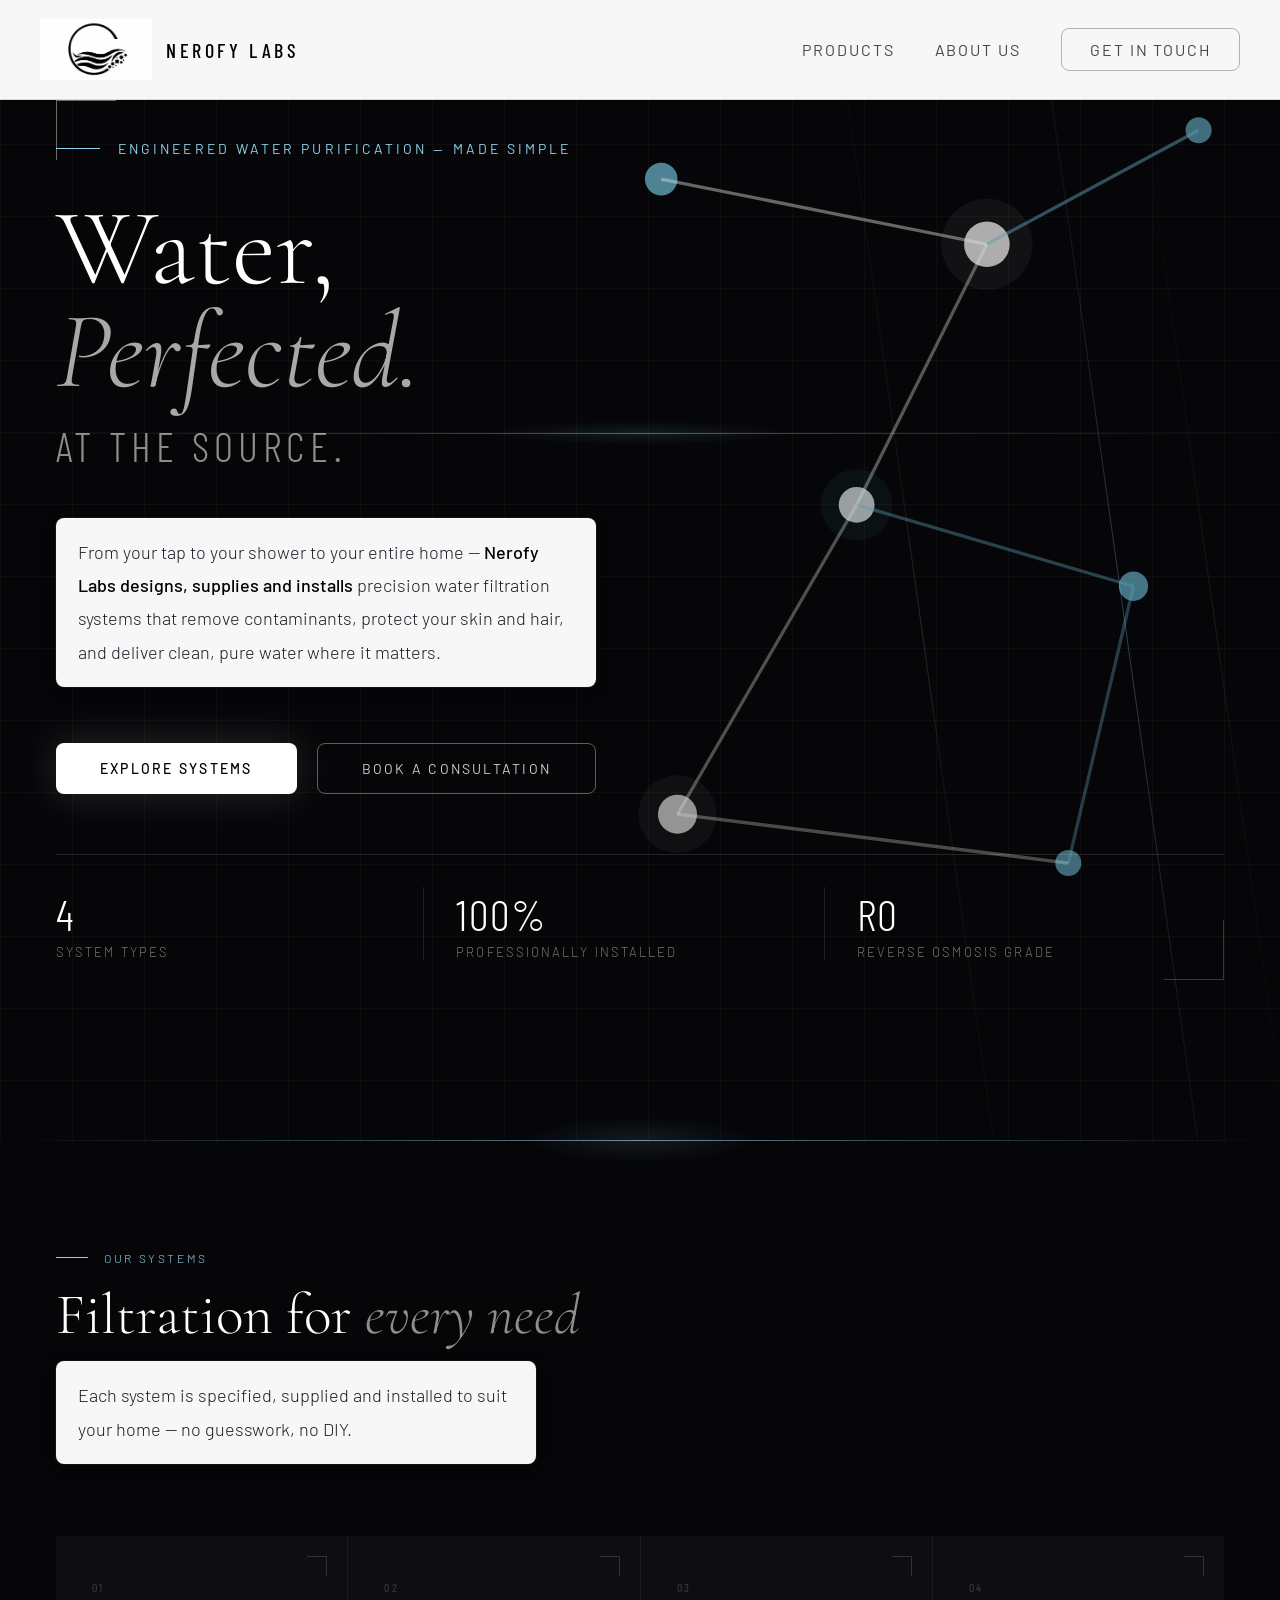
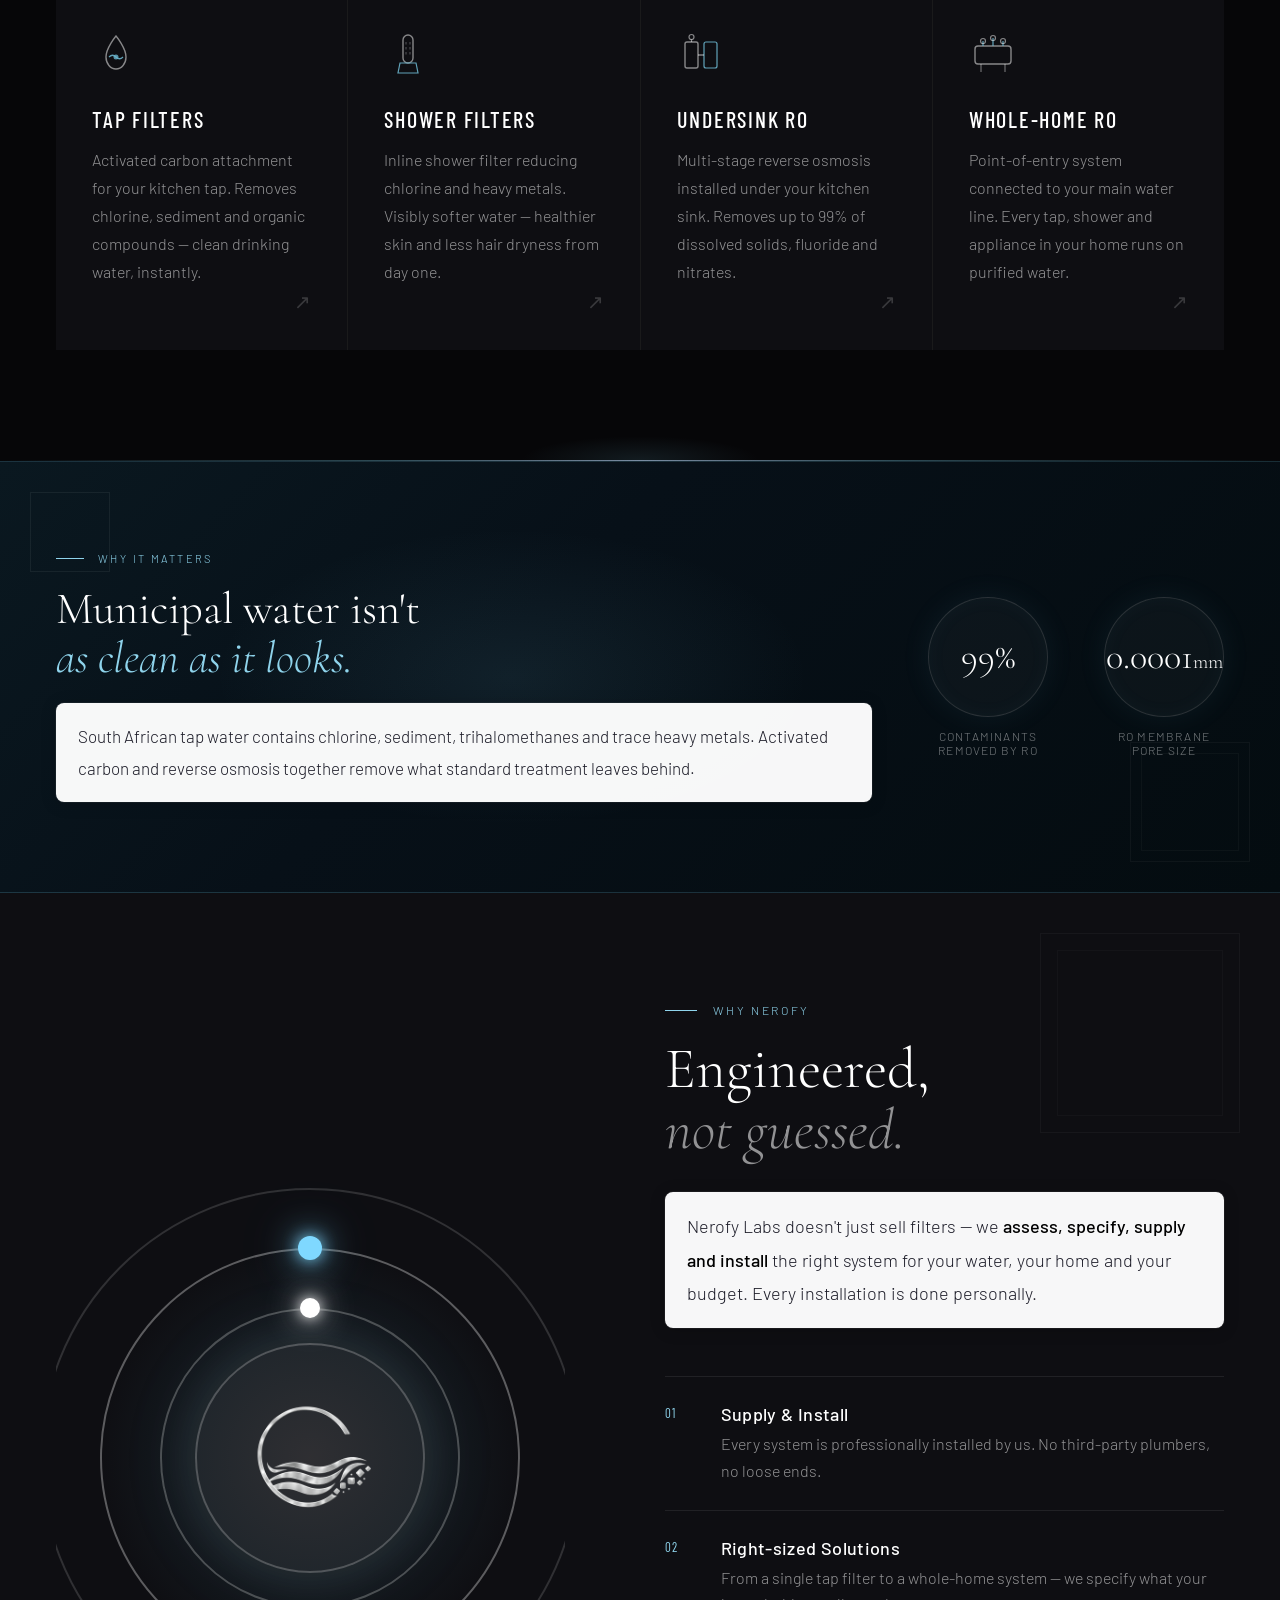
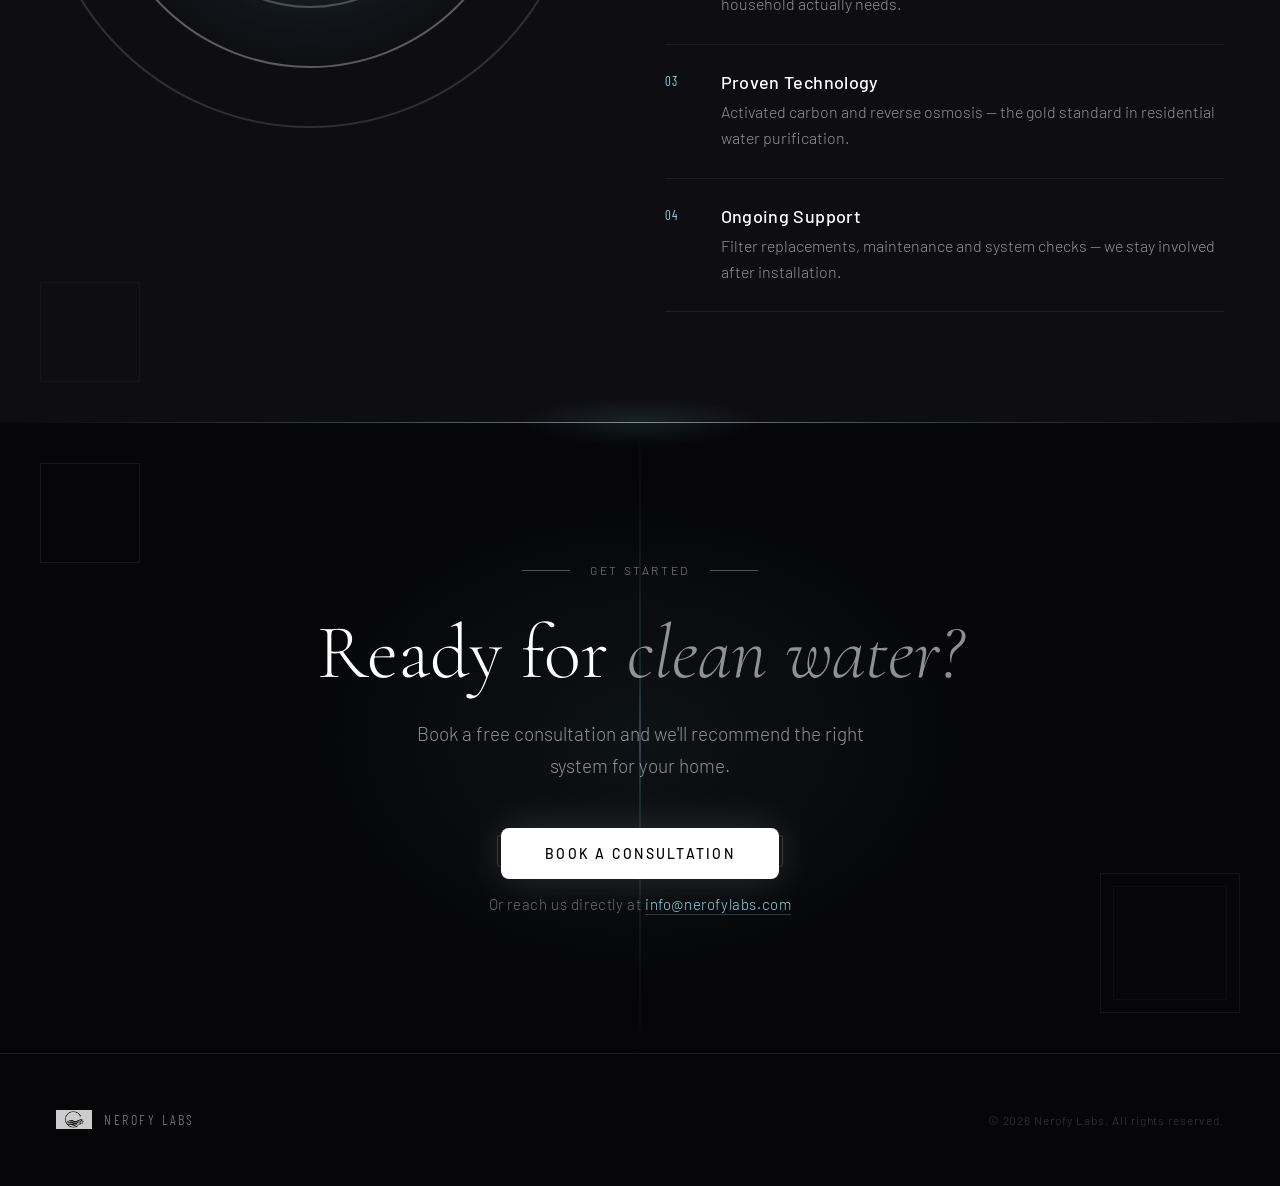
<file: index.html>
<!DOCTYPE html>
<html lang="en">
<head>
<meta charset="UTF-8"/>
<meta name="viewport" content="width=device-width, initial-scale=1.0"/>
<title>Nerofy Labs</title>
<link href="https://fonts.googleapis.com/css2?family=Cormorant+Garamond:wght@300;400;500&family=Barlow:wght@300;400;500;600&family=Barlow+Condensed:wght@300;400;500&display=swap" rel="stylesheet"/>
<style>
*{margin:0;padding:0;box-sizing:border-box;}
:root{
--black:#060608;
--surface:#0e0e12;
--surface2:#13131a;
--surface3:#1a1a24;
--border:#252530;
--border2:#30303e;
--silver:#f2f4f8;
--silver2:#ffffff;
--silver3:#e0e4ee;
--white:#eef0f6;
--accent:#6ab4cc;
--accent2:#3a8fa8;
--accent-bright:#8fd4ec;
--glow:rgba(106,180,204,0.18);
}
html{scroll-behavior:smooth;}
body{background:var(--black);color:var(--white);font-family:'Barlow',sans-serif;font-weight:300;overflow-x:hidden;font-size:20px;}

/* TEXT PANEL — white block for body copy */
.text-panel{
  display:block;
  background:rgba(255,255,255,0.97);
  color:#1c1c28;
  padding:18px 22px;
  border-radius:8px;
  line-height:1.85;
  font-weight:300;
  box-shadow:0 2px 16px rgba(0,0,0,0.18),0 0 0 1px rgba(255,255,255,0.06);
}
.text-panel strong{color:#000;font-weight:500;}
.text-panel a{color:var(--accent2);}

/* NAV */
nav{position:fixed;top:0;left:0;right:0;z-index:100;padding:0 40px;height:100px;display:flex;align-items:center;justify-content:space-between;border-bottom:1px solid rgba(0,0,0,0.12);background:rgba(255,255,255,0.97);backdrop-filter:blur(16px);}
.nav-logo{display:flex;align-items:center;gap:14px;text-decoration:none;cursor:pointer;}
.nav-logo img{width:112px;height:112px;object-fit:contain;}
.nav-logo-text{font-family:'Barlow Condensed',sans-serif;font-size:20px;font-weight:500;letter-spacing:0.18em;color:#000;text-transform:uppercase;}
.nav-links{display:flex;align-items:center;gap:40px;}
.nav-links a{font-size:16px;font-weight:400;letter-spacing:0.12em;text-transform:uppercase;color:rgba(0,0,0,0.72);text-decoration:none;transition:color 0.3s;}
.nav-links a:hover{color:#000;}
.nav-cta{font-size:15px;font-weight:500;letter-spacing:0.12em;text-transform:uppercase;padding:11px 28px;border:1px solid rgba(0,0,0,0.28);color:#000;text-decoration:none;transition:all 0.3s;border-radius:8px;}
.nav-cta:hover{background:rgba(0,0,0,0.05);border-color:rgba(0,0,0,0.55);}

/* HERO */
.hero{min-height:100vh;display:flex;flex-direction:column;justify-content:center;position:relative;overflow:hidden;padding:140px 56px 180px;}
.hero-grid{position:absolute;inset:0;background-image:linear-gradient(rgba(255,255,255,0.03) 1px,transparent 1px),linear-gradient(90deg,rgba(255,255,255,0.03) 1px,transparent 1px);background-size:72px 72px;}
.hero-corner{position:absolute;top:100px;left:56px;width:60px;height:60px;border-top:1px solid rgba(255,255,255,0.4);border-left:1px solid rgba(255,255,255,0.4);}
.hero-corner-br{position:absolute;bottom:160px;right:56px;width:60px;height:60px;border-bottom:1px solid rgba(255,255,255,0.2);border-right:1px solid rgba(255,255,255,0.2);}
.hero-beam{position:absolute;top:-10%;right:12%;width:1px;height:130%;background:linear-gradient(to bottom,transparent 0%,rgba(106,180,204,0.15) 30%,rgba(106,180,204,0.35) 50%,rgba(106,180,204,0.15) 70%,transparent 100%);transform:rotate(-8deg);}
.hero-beam-2{position:absolute;top:-10%;right:28%;width:1px;height:130%;background:linear-gradient(to bottom,transparent 0%,rgba(255,255,255,0.06) 40%,rgba(255,255,255,0.14) 50%,rgba(255,255,255,0.06) 60%,transparent 100%);transform:rotate(-8deg);}
.hero-beam-3{position:absolute;top:-10%;right:5%;width:1px;height:130%;background:linear-gradient(to bottom,transparent 10%,rgba(255,255,255,0.04) 40%,rgba(255,255,255,0.09) 50%,rgba(255,255,255,0.04) 60%,transparent 90%);transform:rotate(-8deg);}
.hero-hline{position:absolute;top:38%;left:0;right:0;height:1px;background:linear-gradient(90deg,transparent,rgba(106,180,204,0.15) 20%,rgba(106,180,204,0.5) 50%,rgba(106,180,204,0.15) 80%,transparent);}
.hero-hline::after{content:'';position:absolute;top:-12px;left:50%;transform:translateX(-50%);width:300px;height:24px;background:radial-gradient(ellipse,rgba(106,180,204,0.12) 0%,transparent 70%);}
.hero-molecules{position:absolute;top:0;right:0;width:55%;height:100%;opacity:0.85;pointer-events:none;}
.hero-content{position:relative;max-width:820px;}
.hero-eyebrow{display:flex;align-items:center;gap:18px;margin-bottom:40px;opacity:0;animation:fadeUp 0.8s 0.2s forwards;}
.hero-eyebrow-line{width:44px;height:1px;background:var(--accent-bright);}
.hero-eyebrow span{font-size:14px;letter-spacing:0.22em;text-transform:uppercase;color:var(--accent-bright);font-weight:400;}
.hero-title{font-family:'Cormorant Garamond',serif;font-size:clamp(64px,8.5vw,110px);font-weight:300;line-height:0.95;color:#fff;margin-bottom:16px;opacity:0;animation:fadeUp 0.9s 0.3s forwards;}
.hero-title em{font-style:italic;color:rgba(255,255,255,0.65);}
.hero-subtitle{font-family:'Barlow Condensed',sans-serif;font-size:clamp(26px,3.5vw,42px);font-weight:300;letter-spacing:0.12em;text-transform:uppercase;color:rgba(255,255,255,0.55);margin-bottom:48px;opacity:0;animation:fadeUp 0.9s 0.4s forwards;}
.hero-desc{font-size:18px;max-width:540px;margin-bottom:56px;opacity:0;animation:fadeUp 0.9s 0.5s forwards;}
.hero-actions{display:flex;align-items:center;gap:20px;flex-wrap:wrap;opacity:0;animation:fadeUp 0.9s 0.6s forwards;}
.btn-primary{font-size:14px;font-weight:500;letter-spacing:0.16em;text-transform:uppercase;padding:17px 44px;background:#fff;color:#000;text-decoration:none;transition:all 0.3s;border-radius:8px;box-shadow:0 0 40px rgba(255,255,255,0.15);}
.btn-primary:hover{background:rgba(255,255,255,0.9);box-shadow:0 0 60px rgba(255,255,255,0.25);}
.btn-secondary{font-size:14px;font-weight:400;letter-spacing:0.16em;text-transform:uppercase;padding:16px 44px;border:1px solid rgba(255,255,255,0.35);color:rgba(255,255,255,0.8);text-decoration:none;transition:all 0.3s;border-radius:8px;}
.btn-secondary:hover{border-color:rgba(255,255,255,0.7);color:#fff;background:rgba(255,255,255,0.05);}
.hero-stats{display:flex;flex-wrap:wrap;gap:0;border-top:1px solid rgba(255,255,255,0.12);padding-top:32px;margin-top:60px;opacity:0;animation:fadeUp 0.9s 0.75s forwards;}
.hero-stat{flex:1;min-width:140px;}
.hero-stat+.hero-stat{padding-left:32px;border-left:1px solid rgba(255,255,255,0.1);}
.hero-stat-num{font-family:'Barlow Condensed',sans-serif;font-size:44px;font-weight:300;color:#fff;letter-spacing:0.04em;display:block;}
.hero-stat-label{font-size:13px;letter-spacing:0.16em;text-transform:uppercase;color:rgba(255,255,255,0.45);display:block;margin-top:4px;}

/* LIGHT DIVIDER */
.light-divider{height:1px;background:linear-gradient(90deg,transparent,rgba(106,180,204,0.4) 30%,rgba(200,220,255,0.6) 50%,rgba(106,180,204,0.4) 70%,transparent);position:relative;}
.light-divider::after{content:'';position:absolute;top:-24px;left:50%;transform:translateX(-50%);width:240px;height:48px;background:radial-gradient(ellipse,rgba(106,180,204,0.12) 0%,transparent 70%);}

/* PRODUCTS SECTION */
.section{padding:110px 56px;}
.section-header{margin-bottom:72px;position:relative;}
.section-eyebrow{display:flex;align-items:center;gap:16px;margin-bottom:20px;}
.section-eyebrow-line{width:32px;height:1px;background:var(--accent-bright);}
.section-eyebrow span{font-size:12px;letter-spacing:0.22em;text-transform:uppercase;color:var(--accent-bright);}
.section-title{font-family:'Cormorant Garamond',serif;font-size:clamp(38px,4.5vw,60px);font-weight:300;color:#fff;line-height:1.05;}
.section-title em{font-style:italic;color:rgba(255,255,255,0.55);}
.section-sub{font-size:18px;margin-top:16px;max-width:480px;line-height:1.7;}

/* PRODUCTS GRID */
.products-grid{display:grid;grid-template-columns:repeat(4,1fr);gap:1px;background:rgba(255,255,255,0.08);}
.product-card{background:var(--surface);padding:44px 36px 64px;position:relative;overflow:hidden;transition:background 0.4s;display:block;text-decoration:none;cursor:pointer;}
.product-card::before{content:'';position:absolute;top:0;left:0;right:0;height:1px;background:linear-gradient(90deg,transparent,rgba(255,255,255,0.12),transparent);opacity:0;transition:opacity 0.4s;}
.product-card::after{content:'';position:absolute;bottom:0;left:0;right:0;height:2px;background:linear-gradient(90deg,transparent,rgba(106,180,204,0.8),transparent);opacity:0;transition:opacity 0.4s;}
.product-card:hover{background:rgba(20,22,32,0.98);}
.product-card:hover::before,.product-card:hover::after{opacity:1;}
.product-card-corner{position:absolute;top:20px;right:20px;width:20px;height:20px;border-top:1px solid rgba(255,255,255,0.15);border-right:1px solid rgba(255,255,255,0.15);}
.product-num{font-family:'Barlow Condensed',sans-serif;font-size:12px;letter-spacing:0.2em;color:rgba(255,255,255,0.2);margin-bottom:36px;font-weight:400;}
.product-icon{width:48px;height:48px;margin-bottom:28px;}
.product-icon svg{width:100%;height:100%;}
.product-name{font-family:'Barlow Condensed',sans-serif;font-size:22px;font-weight:500;letter-spacing:0.08em;text-transform:uppercase;color:#fff;margin-bottom:14px;}
.product-desc{font-size:16px;line-height:1.75;color:rgba(255,255,255,0.55);font-weight:300;}
.product-arrow{position:absolute;bottom:36px;right:36px;font-size:20px;color:rgba(255,255,255,0.18);transition:all 0.3s;}
.product-card:hover .product-arrow{color:var(--accent-bright);transform:translate(3px,-3px);}

/* WATER CHEMISTRY STRIP */
.water-strip{background:linear-gradient(135deg,#0a1820 0%,#071018 40%,#040c10 100%);padding:90px 56px;position:relative;overflow:hidden;border-top:1px solid rgba(106,180,204,0.2);border-bottom:1px solid rgba(106,180,204,0.2);}
.water-strip-box1{position:absolute;top:30px;left:30px;width:80px;height:80px;border:1px solid rgba(255,255,255,0.06);pointer-events:none;}
.water-strip-box2{position:absolute;bottom:30px;right:30px;width:120px;height:120px;border:1px solid rgba(255,255,255,0.04);pointer-events:none;}
.water-strip-box2::after{content:'';position:absolute;inset:10px;border:1px solid rgba(255,255,255,0.03);}
.water-glow{position:absolute;top:50%;left:40%;transform:translate(-50%,-50%);width:600px;height:300px;background:radial-gradient(ellipse,rgba(106,180,204,0.1) 0%,transparent 70%);}
.water-content{position:relative;display:flex;align-items:center;justify-content:space-between;gap:56px;flex-wrap:wrap;}
.water-text{flex:1;min-width:280px;}
.water-label{display:flex;align-items:center;gap:14px;margin-bottom:20px;}
.water-label-line{width:28px;height:1px;background:var(--accent-bright);}
.water-label span{font-size:11px;letter-spacing:0.22em;text-transform:uppercase;color:var(--accent-bright);}
.water-headline{font-family:'Cormorant Garamond',serif;font-size:clamp(30px,3.5vw,50px);font-weight:300;color:#fff;line-height:1.1;margin-bottom:20px;}
.water-headline em{font-style:italic;color:var(--accent-bright);}
.water-body{font-size:17px;}
.water-stats{display:flex;gap:56px;flex-wrap:wrap;}
.water-stat{text-align:center;position:relative;}
.water-stat-ring{width:120px;height:120px;border-radius:50%;border:1px solid rgba(255,255,255,0.12);display:flex;flex-direction:column;align-items:center;justify-content:center;margin:0 auto 12px;background:rgba(255,255,255,0.03);box-shadow:0 0 30px rgba(106,180,204,0.08),inset 0 0 20px rgba(106,180,204,0.04);}
.water-stat-num{font-family:'Cormorant Garamond',serif;font-size:36px;font-weight:300;color:#fff;line-height:1;}
.water-stat-num-small{font-size:20px;}
.water-stat-unit{font-size:12px;letter-spacing:0.1em;text-transform:uppercase;color:rgba(255,255,255,0.45);display:block;margin-top:4px;text-align:center;}

/* WHY SECTION */
.why-section{padding:110px 56px;background:var(--surface);position:relative;overflow:hidden;}
.why-bg-box{position:absolute;top:40px;right:40px;width:200px;height:200px;border:1px solid rgba(255,255,255,0.04);}
.why-bg-box::after{content:'';position:absolute;inset:16px;border:1px solid rgba(255,255,255,0.025);}
.why-bg-box2{position:absolute;bottom:40px;left:40px;width:100px;height:100px;border:1px solid rgba(255,255,255,0.03);}
.why-grid{display:grid;grid-template-columns:1fr 1.1fr;gap:100px;align-items:center;}

/* ── ORBIT / SPHERE ── */
.orbit-wrap{position:relative;height:680px;display:flex;align-items:center;justify-content:center;overflow:hidden;}
.orbit-ring{position:absolute;border-radius:50%;border:2px solid rgba(255,255,255,0.22);}
.orbit-ring-1{width:540px;height:540px;border-color:rgba(255,255,255,0.14);}
.orbit-ring-2{width:420px;height:420px;border-color:rgba(255,255,255,0.32);animation:spin 18s linear infinite;}
.orbit-ring-3{width:300px;height:300px;border-color:rgba(255,255,255,0.24);animation:spin 11s linear infinite reverse;}
.orbit-dot-wrap{position:absolute;width:420px;height:420px;animation:spin 18s linear infinite;z-index:5;}
.orbit-dot{position:absolute;top:-12px;left:50%;transform:translateX(-50%);width:24px;height:24px;border-radius:50%;background:#7fd8ff;box-shadow:0 0 16px rgba(127,216,255,0.95),0 0 34px rgba(127,216,255,0.75),0 0 60px rgba(127,216,255,0.45);}
.orbit-dot-wrap-2{position:absolute;width:300px;height:300px;animation:spin 11s linear infinite reverse;z-index:5;}
.orbit-dot-2{position:absolute;top:-10px;left:50%;transform:translateX(-50%);width:20px;height:20px;border-radius:50%;background:#fff;box-shadow:0 0 14px rgba(255,255,255,0.95),0 0 30px rgba(255,255,255,0.75),0 0 52px rgba(255,255,255,0.4);}
.orbit-center{width:230px;height:230px;border-radius:50%;background:rgba(255,255,255,0.05);border:2px solid rgba(255,255,255,0.22);display:flex;align-items:center;justify-content:center;position:relative;z-index:2;box-shadow:0 0 55px rgba(255,255,255,0.08),0 0 90px rgba(106,180,204,0.08);}
.orbit-center img{width:180px;height:180px;object-fit:contain;}
.orbit-glow{position:absolute;width:420px;height:420px;border-radius:50%;background:radial-gradient(circle,rgba(255,255,255,0.09) 0%,rgba(106,180,204,0.08) 40%,transparent 72%);}

/* WHY CONTENT */
.why-intro{font-size:18px;margin-bottom:48px;}
.why-points{display:flex;flex-direction:column;}
.why-point{padding:26px 0;border-bottom:1px solid rgba(255,255,255,0.08);display:flex;gap:28px;align-items:flex-start;}
.why-point:first-child{border-top:1px solid rgba(255,255,255,0.08);}
.why-point-num{font-family:'Barlow Condensed',sans-serif;font-size:13px;color:var(--accent-bright);letter-spacing:0.1em;padding-top:2px;min-width:28px;font-weight:400;}
.why-point-title{font-size:18px;font-weight:500;color:#fff;margin-bottom:6px;letter-spacing:0.02em;}
.why-point-desc{font-size:16px;color:rgba(255,255,255,0.55);line-height:1.65;font-weight:300;}
.why-point:hover{background:rgba(255,255,255,0.02);margin:0 -16px;padding-left:16px;padding-right:16px;}

/* CTA */
.cta-section{padding:140px 56px;text-align:center;position:relative;overflow:hidden;}
.cta-box-tl{position:absolute;top:40px;left:40px;width:100px;height:100px;border:1px solid rgba(255,255,255,0.07);}
.cta-box-br{position:absolute;bottom:40px;right:40px;width:140px;height:140px;border:1px solid rgba(255,255,255,0.05);}
.cta-box-br::after{content:'';position:absolute;inset:12px;border:1px solid rgba(255,255,255,0.03);}
.cta-beam{position:absolute;top:0;left:50%;transform:translateX(-50%);width:1px;height:100%;background:linear-gradient(to bottom,transparent,rgba(106,180,204,0.3) 40%,rgba(200,220,255,0.5) 50%,rgba(106,180,204,0.3) 60%,transparent);}
.cta-glow{position:absolute;top:50%;left:50%;transform:translate(-50%,-50%);width:700px;height:500px;background:radial-gradient(ellipse,rgba(106,180,204,0.07) 0%,transparent 70%);}
.cta-inner{position:relative;}
.cta-eyebrow{display:flex;align-items:center;justify-content:center;gap:20px;margin-bottom:36px;}
.cta-eyebrow-line{width:48px;height:1px;background:rgba(255,255,255,0.3);}
.cta-eyebrow span{font-size:12px;letter-spacing:0.22em;text-transform:uppercase;color:rgba(255,255,255,0.5);}
.cta-title{font-family:'Cormorant Garamond',serif;font-size:clamp(44px,6vw,80px);font-weight:300;color:#fff;margin-bottom:24px;line-height:1.05;}
.cta-title em{font-style:italic;color:rgba(255,255,255,0.55);}
.cta-sub{font-size:19px;color:rgba(255,255,255,0.55);margin-bottom:56px;font-weight:300;max-width:480px;margin-left:auto;margin-right:auto;line-height:1.7;}
.cta-btn-wrap{display:inline-block;position:relative;}
.cta-btn-wrap::after{content:'';position:absolute;inset:-4px;background:transparent;border:1px solid rgba(255,255,255,0.15);border-radius:3px;pointer-events:none;}
.cta-email{font-size:15px;color:rgba(255,255,255,0.4);margin-top:32px;letter-spacing:0.04em;}
.cta-email a{color:var(--accent-bright);text-decoration:none;border-bottom:1px solid rgba(106,180,204,0.3);padding-bottom:1px;transition:border-color 0.3s;}
.cta-email a:hover{border-color:var(--accent-bright);}

/* FOOTER */
footer{padding:48px 56px;border-top:1px solid rgba(255,255,255,0.08);display:flex;align-items:center;justify-content:space-between;flex-wrap:wrap;gap:20px;}
.footer-logo{display:flex;align-items:center;gap:12px;}
.footer-logo img{width:36px;height:36px;object-fit:contain;opacity:0.8;}
.footer-logo span{font-family:'Barlow Condensed',sans-serif;font-size:14px;letter-spacing:0.18em;text-transform:uppercase;color:rgba(255,255,255,0.5);}
.footer-copy{font-size:12px;color:rgba(255,255,255,0.2);letter-spacing:0.08em;}

@keyframes fadeUp{from{opacity:0;transform:translateY(22px);}to{opacity:1;transform:translateY(0);}}
@keyframes spin{from{transform:rotate(0deg);}to{transform:rotate(360deg);}}

@media(max-width:960px){
  nav{padding:0 24px;}
  .nav-links{display:none;}
  .hero{padding:100px 28px 140px;}
  .hero-corner{left:28px;}
  .hero-box-accent{display:none;}
  .section{padding:80px 28px;}
  .water-strip{padding:64px 28px;}
  .why-section{padding:80px 28px;}
  .why-grid{grid-template-columns:1fr;gap:56px;}
  .orbit-wrap{height:470px;}
  .orbit-ring-1{width:380px;height:380px;}
  .orbit-ring-2{width:300px;height:300px;}
  .orbit-dot-wrap{width:300px;height:300px;}
  .orbit-ring-3{width:220px;height:220px;}
  .orbit-dot-wrap-2{width:220px;height:220px;}
  .orbit-center{width:170px;height:170px;}
  .orbit-center img{width:130px;height:130px;}
  .cta-section{padding:90px 28px;}
  .cta-box-tl,.cta-box-br{display:none;}
  footer{padding:40px 28px;}
  .products-grid{grid-template-columns:1fr 1fr;}
  .wfall{height:230px;}
}
@media(max-width:580px){
  .hero-title{font-size:clamp(52px,14vw,80px);}
  .hero-actions{flex-direction:column;align-items:flex-start;gap:14px;}
  .hero-stats{flex-direction:column;gap:20px;}
  .hero-stat+.hero-stat{border-left:none;border-top:1px solid rgba(255,255,255,0.1);padding-left:0;padding-top:20px;}
  .products-grid{grid-template-columns:1fr;}
  .water-stats{gap:32px;justify-content:center;}
}
</style>
</head>
<body>

<nav>
  <a class="nav-logo" href="index.html">
    <img src="logo.png" alt="Nerofy Labs"/>
    <span class="nav-logo-text">Nerofy Labs</span>
  </a>
  <div class="nav-links">
    <a href="products.html">Products</a>
    <a href="#why">About Us</a>
    <a href="contact.html" class="nav-cta">Get in Touch</a>
  </div>
</nav>

<section class="hero">
  <div class="hero-grid"></div>
  <div class="hero-beam"></div>
  <div class="hero-beam-2"></div>
  <div class="hero-beam-3"></div>
  <div class="hero-hline"></div>
  <div class="hero-corner"></div>
  <div class="hero-corner-br"></div>

  <svg class="hero-molecules" viewBox="0 0 500 700" xmlns="http://www.w3.org/2000/svg" preserveAspectRatio="xMaxYMid slice">
    <!-- Bright large nodes -->
    <circle cx="120" cy="110" r="10" fill="rgba(106,180,204,0.85)"/>
    <circle cx="320" cy="150" r="14" fill="rgba(255,255,255,0.78)"/>
    <circle cx="450" cy="80" r="8" fill="rgba(106,180,204,0.7)"/>
    <circle cx="240" cy="310" r="11" fill="rgba(255,255,255,0.72)"/>
    <circle cx="410" cy="360" r="9" fill="rgba(106,180,204,0.75)"/>
    <circle cx="130" cy="500" r="12" fill="rgba(255,255,255,0.65)"/>
    <circle cx="370" cy="530" r="8" fill="rgba(106,180,204,0.68)"/>
    <!-- Bold connecting lines -->
    <line x1="120" y1="110" x2="320" y2="150" stroke="rgba(255,255,255,0.45)" stroke-width="2"/>
    <line x1="320" y1="150" x2="450" y2="80" stroke="rgba(106,180,204,0.5)" stroke-width="2"/>
    <line x1="320" y1="150" x2="240" y2="310" stroke="rgba(255,255,255,0.38)" stroke-width="2"/>
    <line x1="240" y1="310" x2="410" y2="360" stroke="rgba(106,180,204,0.42)" stroke-width="2"/>
    <line x1="240" y1="310" x2="130" y2="500" stroke="rgba(255,255,255,0.35)" stroke-width="2"/>
    <line x1="410" y1="360" x2="370" y2="530" stroke="rgba(106,180,204,0.38)" stroke-width="2"/>
    <line x1="130" y1="500" x2="370" y2="530" stroke="rgba(255,255,255,0.32)" stroke-width="2"/>
    <!-- Glow halos on nodes -->
    <circle cx="320" cy="150" r="28" fill="rgba(255,255,255,0.06)"/>
    <circle cx="240" cy="310" r="22" fill="rgba(106,180,204,0.07)"/>
    <circle cx="130" cy="500" r="24" fill="rgba(255,255,255,0.05)"/>
  </svg>

  <div class="hero-content">
    <div class="hero-eyebrow">
      <div class="hero-eyebrow-line"></div>
      <span>Engineered Water Purification — Made Simple</span>
    </div>
    <h1 class="hero-title">Water,<br><em>Perfected.</em></h1>
    <p class="hero-subtitle">At the Source.</p>
    <p class="hero-desc">
      <span class="text-panel">From your tap to your shower to your entire home — <strong>Nerofy Labs designs, supplies and installs</strong> precision water filtration systems that remove contaminants, protect your skin and hair, and deliver clean, pure water where it matters.</span>
    </p>
    <div class="hero-actions">
      <a href="products.html" class="btn-primary">Explore Systems</a>
      <a href="contact.html" class="btn-secondary">Book a Consultation</a>
    </div>
  </div>

  <div class="hero-stats">
    <div class="hero-stat">
      <span class="hero-stat-num">4</span>
      <span class="hero-stat-label">System Types</span>
    </div>
    <div class="hero-stat">
      <span class="hero-stat-num">100%</span>
      <span class="hero-stat-label">Professionally Installed</span>
    </div>
    <div class="hero-stat">
      <span class="hero-stat-num">RO</span>
      <span class="hero-stat-label">Reverse Osmosis Grade</span>
    </div>
  </div>
</section>

<div class="light-divider"></div>

<section class="section" id="products">
  <div class="section-header">
    <div class="section-eyebrow">
      <div class="section-eyebrow-line"></div>
      <span>Our Systems</span>
    </div>
    <h2 class="section-title">Filtration for <em>every need</em></h2>
    <p class="section-sub"><span class="text-panel">Each system is specified, supplied and installed to suit your home — no guesswork, no DIY.</span></p>
  </div>
  <div class="products-grid">
    <a href="products.html" class="product-card">
      <div class="product-card-corner"></div>
      <p class="product-num">01</p>
      <div class="product-icon">
        <svg viewBox="0 0 48 48" fill="none"><path d="M24 6C24 6 14 18 14 27C14 33.6 18.5 39 24 39C29.5 39 34 33.6 34 27C34 18 24 6 24 6Z" stroke="rgba(255,255,255,0.5)" stroke-width="1.4" fill="none"/><path d="M17 27 Q20.5 23.5 24 27 Q27.5 30.5 31 27" stroke="rgba(106,180,204,0.9)" stroke-width="1.2" fill="none"/><circle cx="24" cy="27" r="2.5" fill="rgba(106,180,204,0.8)"/></svg>
      </div>
      <p class="product-name">Tap Filters</p>
      <p class="product-desc">Activated carbon attachment for your kitchen tap. Removes chlorine, sediment and organic compounds — clean drinking water, instantly.</p>
      <span class="product-arrow">↗</span>
    </a>
    <a href="products.html" class="product-card">
      <div class="product-card-corner"></div>
      <p class="product-num">02</p>
      <div class="product-icon">
        <svg viewBox="0 0 48 48" fill="none"><rect x="19" y="5" width="10" height="28" rx="5" stroke="rgba(255,255,255,0.5)" stroke-width="1.4" fill="none"/><path d="M16 33L32 33L34 43L14 43Z" stroke="rgba(106,180,204,0.9)" stroke-width="1.2" fill="none"/><path d="M22 12L22 26 M26 12L26 26" stroke="rgba(255,255,255,0.3)" stroke-width="1" stroke-dasharray="2.5 2.5"/></svg>
      </div>
      <p class="product-name">Shower Filters</p>
      <p class="product-desc">Inline shower filter reducing chlorine and heavy metals. Visibly softer water — healthier skin and less hair dryness from day one.</p>
      <span class="product-arrow">↗</span>
    </a>
    <a href="products.html" class="product-card">
      <div class="product-card-corner"></div>
      <p class="product-num">03</p>
      <div class="product-icon">
        <svg viewBox="0 0 48 48" fill="none"><rect x="8" y="12" width="13" height="26" rx="2" stroke="rgba(255,255,255,0.5)" stroke-width="1.4" fill="none"/><rect x="27" y="12" width="13" height="26" rx="2" stroke="rgba(106,180,204,0.9)" stroke-width="1.2" fill="none"/><path d="M21 25L27 25" stroke="rgba(255,255,255,0.6)" stroke-width="1.2"/><circle cx="14.5" cy="7" r="2.5" stroke="rgba(255,255,255,0.5)" stroke-width="1.2" fill="none"/><path d="M14.5 9.5L14.5 12" stroke="rgba(255,255,255,0.5)" stroke-width="1.2"/></svg>
      </div>
      <p class="product-name">Undersink RO</p>
      <p class="product-desc">Multi-stage reverse osmosis installed under your kitchen sink. Removes up to 99% of dissolved solids, fluoride and nitrates.</p>
      <span class="product-arrow">↗</span>
    </a>
    <a href="products.html" class="product-card">
      <div class="product-card-corner"></div>
      <p class="product-num">04</p>
      <div class="product-icon">
        <svg viewBox="0 0 48 48" fill="none"><rect x="6" y="16" width="36" height="18" rx="3" stroke="rgba(255,255,255,0.5)" stroke-width="1.4" fill="none"/><path d="M14 16L14 11 M24 16L24 8 M34 16L34 11" stroke="rgba(106,180,204,0.9)" stroke-width="1.2"/><circle cx="14" cy="11" r="2.5" stroke="rgba(255,255,255,0.5)" stroke-width="1.2" fill="none"/><circle cx="24" cy="8" r="2.5" stroke="rgba(255,255,255,0.5)" stroke-width="1.2" fill="none"/><circle cx="34" cy="11" r="2.5" stroke="rgba(255,255,255,0.5)" stroke-width="1.2" fill="none"/><path d="M12 34L12 42 M36 34L36 42" stroke="rgba(255,255,255,0.4)" stroke-width="1.2"/></svg>
      </div>
      <p class="product-name">Whole-Home RO</p>
      <p class="product-desc">Point-of-entry system connected to your main water line. Every tap, shower and appliance in your home runs on purified water.</p>
      <span class="product-arrow">↗</span>
    </a>
  </div>
</section>

<div class="light-divider"></div>

<div class="water-strip">
  <div class="water-strip-box1"></div>
  <div class="water-strip-box2"></div>
  <div class="water-glow"></div>
  <div class="water-content">
    <div class="water-text">
      <div class="water-label">
        <div class="water-label-line"></div>
        <span>Why It Matters</span>
      </div>
      <h3 class="water-headline">Municipal water isn't<br><em>as clean as it looks.</em></h3>
      <p class="water-body"><span class="text-panel">South African tap water contains chlorine, sediment, trihalomethanes and trace heavy metals. Activated carbon and reverse osmosis together remove what standard treatment leaves behind.</span></p>
    </div>
    <div class="water-stats">
      <div class="water-stat">
        <div class="water-stat-ring">
          <span class="water-stat-num">99%</span>
        </div>
        <span class="water-stat-unit">Contaminants<br>Removed by RO</span>
      </div>
      <div class="water-stat">
        <div class="water-stat-ring">
          <span class="water-stat-num">0.0001<span class="water-stat-num-small">mm</span></span>
        </div>
        <span class="water-stat-unit">RO Membrane<br>Pore Size</span>
      </div>
    </div>
  </div>
</div>

<section class="why-section" id="why">
  <div class="why-bg-box"></div>
  <div class="why-bg-box2"></div>
  <div class="why-grid">
    <div class="orbit-wrap">
      <!-- Waterfall -->
      <div class="wfall">
        <div class="wfall-glow"></div>
        <div class="wfall-top"></div>
        <div class="wfall-tube"><div class="wfall-flow"></div></div>
        <div class="wfall-core"></div>
        <div class="wfall-impact"></div>
        <div class="wfall-spl wfall-spl-l"></div>
        <div class="wfall-spl wfall-spl-r"></div>
        <div class="wfall-drop wfall-drop-1"></div>
        <div class="wfall-drop wfall-drop-2"></div>
        <div class="wfall-drop wfall-drop-3"></div>
      </div>
      <div class="orbit-glow"></div>
      <div class="orbit-ring orbit-ring-1"></div>
      <div class="orbit-ring orbit-ring-2"></div>
      <div class="orbit-dot-wrap"><div class="orbit-dot"></div></div>
      <div class="orbit-ring orbit-ring-3"></div>
      <div class="orbit-dot-wrap-2"><div class="orbit-dot-2"></div></div>
      <div class="orbit-center">
        <img src="silver.png" alt="Nerofy Labs"/>
      </div>
    </div>
    <div class="why-content">
      <div class="section-eyebrow" style="margin-bottom:22px;">
        <div class="section-eyebrow-line"></div>
        <span>Why Nerofy</span>
      </div>
      <h2 class="section-title" style="margin-bottom:32px;">Engineered,<br><em>not guessed.</em></h2>
      <p class="why-intro"><span class="text-panel">Nerofy Labs doesn't just sell filters — we <strong>assess, specify, supply and install</strong> the right system for your water, your home and your budget. Every installation is done personally.</span></p>
      <div class="why-points">
        <div class="why-point">
          <span class="why-point-num">01</span>
          <div>
            <p class="why-point-title">Supply &amp; Install</p>
            <p class="why-point-desc">Every system is professionally installed by us. No third-party plumbers, no loose ends.</p>
          </div>
        </div>
        <div class="why-point">
          <span class="why-point-num">02</span>
          <div>
            <p class="why-point-title">Right-sized Solutions</p>
            <p class="why-point-desc">From a single tap filter to a whole-home system — we specify what your household actually needs.</p>
          </div>
        </div>
        <div class="why-point">
          <span class="why-point-num">03</span>
          <div>
            <p class="why-point-title">Proven Technology</p>
            <p class="why-point-desc">Activated carbon and reverse osmosis — the gold standard in residential water purification.</p>
          </div>
        </div>
        <div class="why-point">
          <span class="why-point-num">04</span>
          <div>
            <p class="why-point-title">Ongoing Support</p>
            <p class="why-point-desc">Filter replacements, maintenance and system checks — we stay involved after installation.</p>
          </div>
        </div>
      </div>
    </div>
  </div>
</section>

<div class="light-divider"></div>

<section class="cta-section">
  <div class="cta-box-tl"></div>
  <div class="cta-box-br"></div>
  <div class="cta-beam"></div>
  <div class="cta-glow"></div>
  <div class="cta-inner">
    <div class="cta-eyebrow">
      <div class="cta-eyebrow-line"></div>
      <span>Get Started</span>
      <div class="cta-eyebrow-line"></div>
    </div>
    <h2 class="cta-title">Ready for <em>clean water?</em></h2>
    <p class="cta-sub">Book a free consultation and we'll recommend the right system for your home.</p>
    <div class="cta-btn-wrap">
      <a href="contact.html" class="btn-primary">Book a Consultation</a>
    </div>
    <p class="cta-email">Or reach us directly at <a href="mailto:info@nerofylabs.com">info@nerofylabs.com</a></p>
  </div>
</section>

<footer>
  <div class="footer-logo">
    <img src="logo.png" alt="Nerofy Labs"/>
    <span>Nerofy Labs</span>
  </div>
  <span class="footer-copy">© 2026 Nerofy Labs. All rights reserved.</span>
</footer>

</body>
</html>
</file>
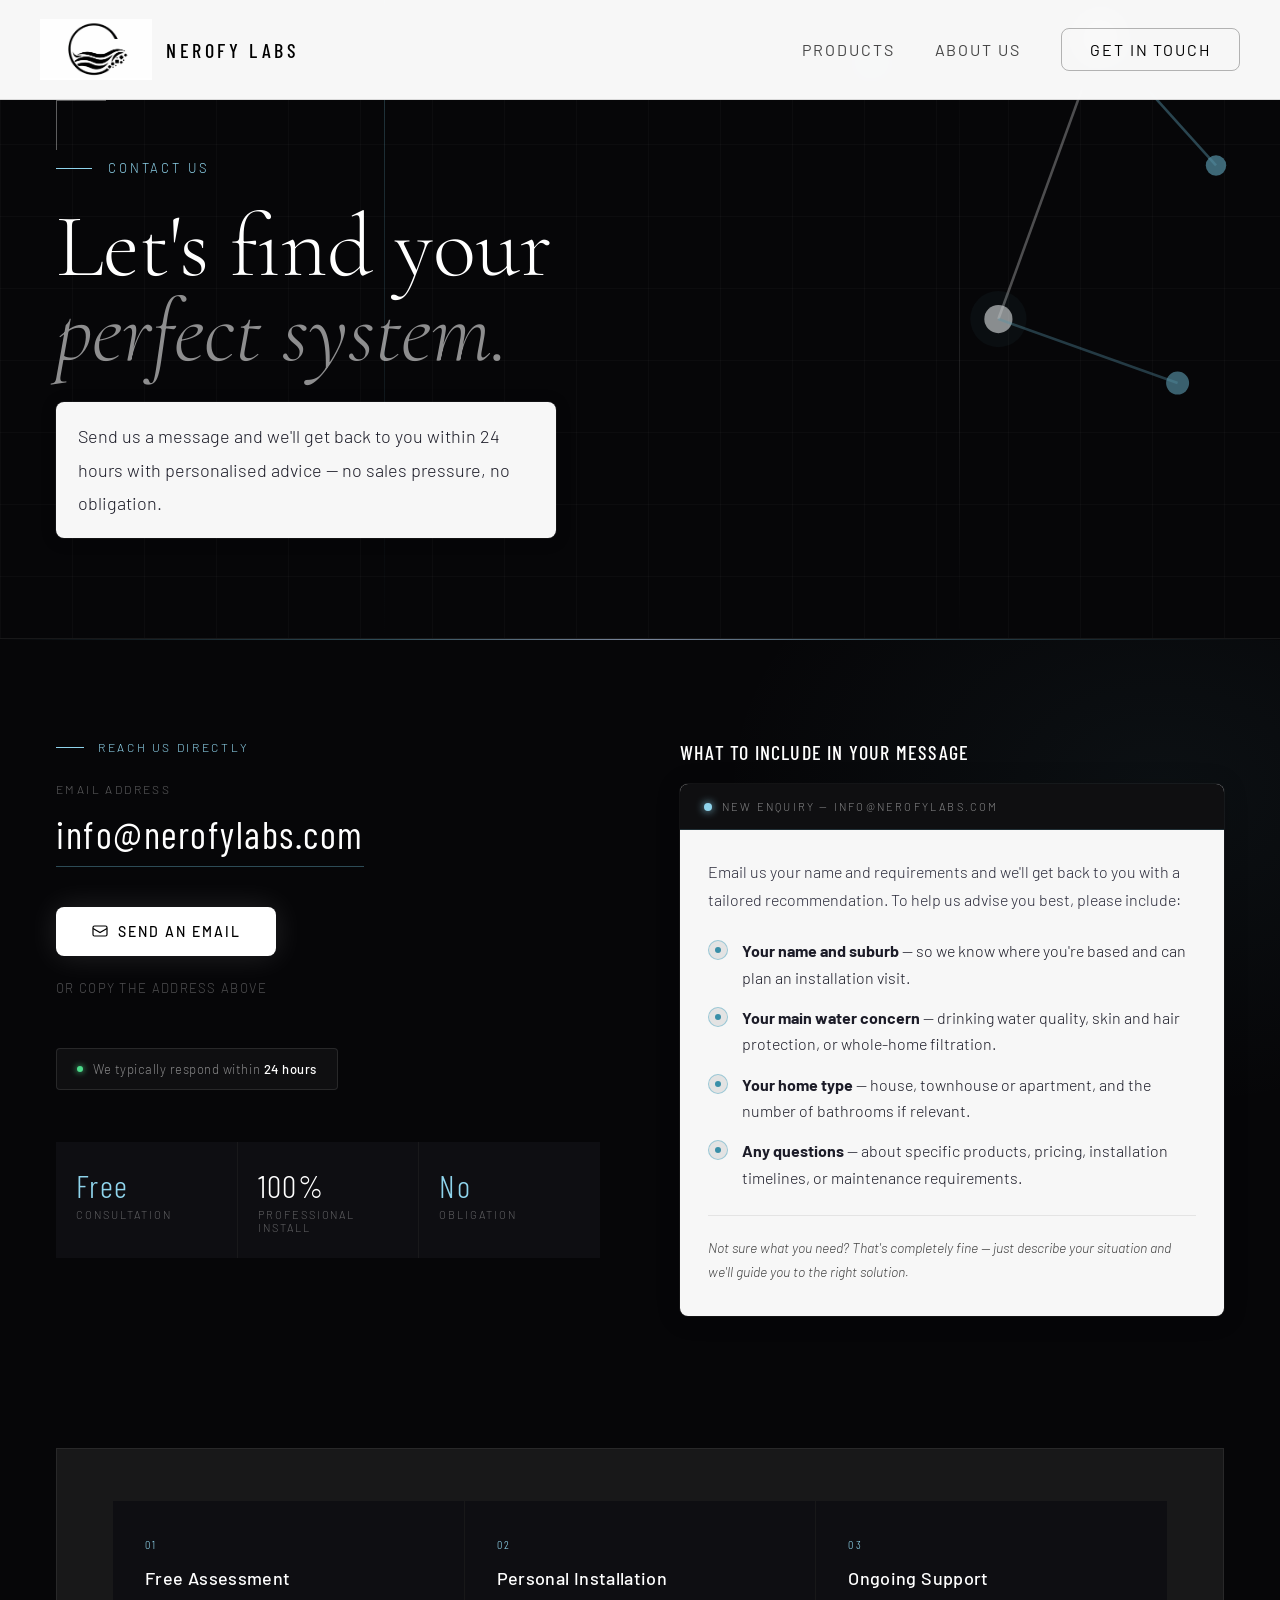
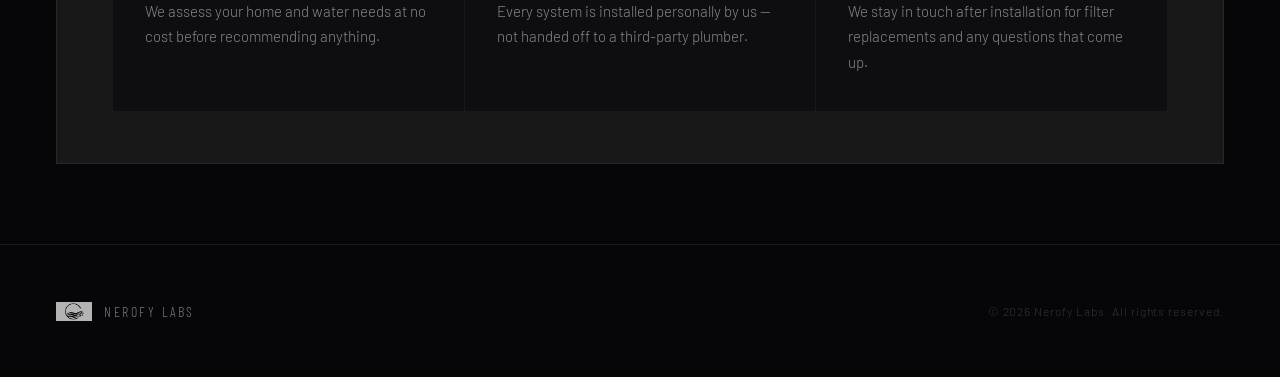
<file: contact.html>
<!DOCTYPE html>
<html lang="en">
<head>
<meta charset="UTF-8"/>
<meta name="viewport" content="width=device-width, initial-scale=1.0"/>
<title>Contact — Nerofy Labs</title>
<link href="https://fonts.googleapis.com/css2?family=Cormorant+Garamond:wght@300;400;500&family=Barlow:wght@300;400;500;600&family=Barlow+Condensed:wght@300;400;500&display=swap" rel="stylesheet"/>
<style>
*{margin:0;padding:0;box-sizing:border-box;}
:root{
--black:#060608;
--surface:#0e0e12;
--surface2:#13131a;
--border:#252530;
--accent:#6ab4cc;
--accent2:#3a8fa8;
--accent-bright:#8fd4ec;
}
html{scroll-behavior:smooth;}
body{background:var(--black);color:#fff;font-family:'Barlow',sans-serif;font-weight:300;overflow-x:hidden;font-size:18px;}

/* TEXT PANEL */
.text-panel{
  display:block;
  background:rgba(255,255,255,0.97);
  color:#1c1c28;
  padding:18px 22px;
  border-radius:8px;
  line-height:1.85;
  font-weight:300;
  box-shadow:0 2px 16px rgba(0,0,0,0.18),0 0 0 1px rgba(255,255,255,0.06);
}
.text-panel strong{color:#000;font-weight:500;}

/* NAV */
nav{position:fixed;top:0;left:0;right:0;z-index:100;padding:0 40px;height:100px;display:flex;align-items:center;justify-content:space-between;border-bottom:1px solid rgba(0,0,0,0.12);background:rgba(255,255,255,0.97);backdrop-filter:blur(16px);}
.nav-logo{display:flex;align-items:center;gap:14px;text-decoration:none;}
.nav-logo img{width:112px;height:112px;object-fit:contain;}
.nav-logo-text{font-family:'Barlow Condensed',sans-serif;font-size:20px;font-weight:500;letter-spacing:0.18em;color:#000;text-transform:uppercase;}
.nav-links{display:flex;align-items:center;gap:40px;}
.nav-links a{font-size:16px;font-weight:400;letter-spacing:0.12em;text-transform:uppercase;color:rgba(0,0,0,0.72);text-decoration:none;transition:color 0.3s;}
.nav-links a:hover,.nav-links a.active{color:#000;}
.nav-links a.active{color:#000;}
.nav-cta{font-size:15px;font-weight:500;letter-spacing:0.12em;text-transform:uppercase;padding:11px 28px;border:1px solid rgba(0,0,0,0.28);color:#000;text-decoration:none;transition:all 0.3s;border-radius:8px;}
.nav-cta:hover{background:rgba(0,0,0,0.05);border-color:rgba(0,0,0,0.55);}

/* PAGE HEADER */
.page-header{padding:160px 56px 100px;position:relative;overflow:hidden;border-bottom:1px solid rgba(255,255,255,0.07);}
.page-header-grid{position:absolute;inset:0;background-image:linear-gradient(rgba(255,255,255,0.025) 1px,transparent 1px),linear-gradient(90deg,rgba(255,255,255,0.025) 1px,transparent 1px);background-size:72px 72px;}
.page-header-beam{position:absolute;top:0;left:30%;width:1px;height:100%;background:linear-gradient(to bottom,rgba(106,180,204,0.3),rgba(106,180,204,0.08) 70%,transparent);}
.page-header-beam-2{position:absolute;top:0;right:25%;width:1px;height:100%;background:linear-gradient(to bottom,transparent 10%,rgba(255,255,255,0.06) 40%,rgba(255,255,255,0.1) 55%,rgba(255,255,255,0.06) 70%,transparent);}
.page-header-corner{position:absolute;top:100px;left:56px;width:50px;height:50px;border-top:1px solid rgba(255,255,255,0.35);border-left:1px solid rgba(255,255,255,0.35);}
.page-header-corner-br{position:absolute;bottom:40px;right:56px;width:50px;height:50px;border-bottom:1px solid rgba(255,255,255,0.15);border-right:1px solid rgba(255,255,255,0.15);}
.page-header-content{position:relative;max-width:680px;}
.page-header-eyebrow{display:flex;align-items:center;gap:16px;margin-bottom:28px;opacity:0;animation:fadeUp 0.8s 0.1s forwards;}
.page-header-eyebrow-line{width:36px;height:1px;background:var(--accent-bright);}
.page-header-eyebrow span{font-size:13px;letter-spacing:0.22em;text-transform:uppercase;color:var(--accent-bright);}
.page-header-title{font-family:'Cormorant Garamond',serif;font-size:clamp(52px,7vw,90px);font-weight:300;line-height:0.95;color:#fff;margin-bottom:28px;opacity:0;animation:fadeUp 0.8s 0.2s forwards;}
.page-header-title em{font-style:italic;color:rgba(255,255,255,0.55);}
.page-header-sub{font-size:18px;max-width:500px;opacity:0;animation:fadeUp 0.8s 0.3s forwards;}

/* LIGHT DIVIDER */
.light-divider{height:1px;background:linear-gradient(90deg,transparent,rgba(106,180,204,0.4) 30%,rgba(200,220,255,0.6) 50%,rgba(106,180,204,0.4) 70%,transparent);}

/* CONTACT SECTION */
.contact-section{padding:100px 56px;position:relative;}
.contact-glow{position:absolute;top:0;right:0;width:600px;height:500px;background:radial-gradient(ellipse at 80% 30%,rgba(106,180,204,0.06) 0%,transparent 65%);pointer-events:none;}

.contact-layout{display:grid;grid-template-columns:1fr 1fr;gap:80px;align-items:start;}

/* LEFT — email block */
.contact-left{opacity:0;animation:fadeUp 0.8s 0.15s forwards;}
.contact-section-eyebrow{display:flex;align-items:center;gap:14px;margin-bottom:28px;}
.contact-eyebrow-line{width:28px;height:1px;background:var(--accent-bright);}
.contact-eyebrow-line span,.contact-section-eyebrow span{font-size:12px;letter-spacing:0.22em;text-transform:uppercase;color:var(--accent-bright);}

.contact-email-wrap{margin-bottom:40px;}
.contact-email-label{font-size:12px;letter-spacing:0.2em;text-transform:uppercase;color:rgba(255,255,255,0.35);margin-bottom:16px;display:block;}
.contact-email-link{
  font-family:'Barlow Condensed',sans-serif;
  font-size:clamp(22px,3vw,38px);
  font-weight:400;
  letter-spacing:0.04em;
  color:#fff;
  text-decoration:none;
  border-bottom:1px solid rgba(106,180,204,0.4);
  padding-bottom:8px;
  display:inline-block;
  transition:all 0.3s;
  line-height:1.2;
}
.contact-email-link:hover{color:var(--accent-bright);border-color:var(--accent-bright);}

.contact-email-btn{
  display:inline-flex;
  align-items:center;
  gap:10px;
  font-size:14px;
  font-weight:500;
  letter-spacing:0.14em;
  text-transform:uppercase;
  color:#000;
  text-decoration:none;
  background:#fff;
  padding:16px 36px;
  border-radius:8px;
  transition:all 0.3s;
  box-shadow:0 0 30px rgba(255,255,255,0.12);
  margin-bottom:24px;
}
.contact-email-btn:hover{background:rgba(255,255,255,0.9);box-shadow:0 0 50px rgba(255,255,255,0.2);}
.contact-email-btn svg{width:16px;height:16px;}

.contact-or{font-size:13px;color:rgba(255,255,255,0.3);letter-spacing:0.1em;text-transform:uppercase;display:block;margin-bottom:24px;}

/* decorative stat boxes */
.contact-stats{display:flex;gap:1px;background:rgba(255,255,255,0.08);margin-top:52px;}
.contact-stat{flex:1;background:var(--surface);padding:24px 20px;}
.contact-stat-num{font-family:'Barlow Condensed',sans-serif;font-size:32px;font-weight:300;color:#fff;display:block;letter-spacing:0.04em;}
.contact-stat-label{font-size:11px;letter-spacing:0.18em;text-transform:uppercase;color:rgba(255,255,255,0.35);display:block;margin-top:4px;}
.contact-stat-accent{color:var(--accent-bright);}

/* RIGHT — instructions */
.contact-right{opacity:0;animation:fadeUp 0.8s 0.3s forwards;}
.contact-instructions{margin-bottom:32px;}
.contact-instructions-title{font-family:'Barlow Condensed',sans-serif;font-size:20px;font-weight:500;letter-spacing:0.06em;text-transform:uppercase;color:#fff;margin-bottom:20px;}

.contact-panel{
  background:rgba(255,255,255,0.97);
  color:#1c1c28;
  border-radius:8px;
  overflow:hidden;
  box-shadow:0 2px 24px rgba(0,0,0,0.2),0 0 0 1px rgba(255,255,255,0.06);
}
.contact-panel-header{
  background:rgba(6,6,8,0.96);
  border-bottom:1px solid rgba(106,180,204,0.2);
  padding:16px 24px;
  display:flex;
  align-items:center;
  gap:10px;
}
.contact-panel-dot{width:8px;height:8px;border-radius:50%;background:var(--accent-bright);box-shadow:0 0 8px var(--accent-bright);}
.contact-panel-label{font-size:11px;letter-spacing:0.2em;text-transform:uppercase;color:rgba(255,255,255,0.5);}
.contact-panel-body{padding:28px 28px 32px;}
.contact-panel-intro{font-size:16px;line-height:1.75;color:#2a2a3a;margin-bottom:24px;font-weight:300;}

.contact-checklist{list-style:none;display:flex;flex-direction:column;gap:14px;margin-bottom:24px;}
.contact-checklist li{display:flex;align-items:flex-start;gap:14px;font-size:16px;line-height:1.65;color:#1c1c28;font-weight:300;}
.contact-check{
  flex-shrink:0;
  width:20px;height:20px;
  border-radius:50%;
  background:rgba(6,6,8,0.08);
  border:1.5px solid rgba(106,180,204,0.6);
  display:flex;align-items:center;justify-content:center;
  margin-top:2px;
}
.contact-check::after{
  content:'';
  width:6px;height:6px;
  border-radius:50%;
  background:var(--accent2);
}

.contact-panel-note{
  font-size:14px;
  line-height:1.7;
  color:#444;
  font-style:italic;
  padding-top:20px;
  border-top:1px solid rgba(0,0,0,0.08);
}

/* response time badge */
.contact-response{
  display:inline-flex;
  align-items:center;
  gap:10px;
  background:rgba(255,255,255,0.04);
  border:1px solid rgba(255,255,255,0.1);
  padding:12px 20px;
  border-radius:4px;
  margin-top:28px;
}
.contact-response-dot{width:6px;height:6px;border-radius:50%;background:#4cdb8a;box-shadow:0 0 6px #4cdb8a;animation:pulse 2s ease-in-out infinite;}
.contact-response-text{font-size:13px;color:rgba(255,255,255,0.5);letter-spacing:0.04em;}
.contact-response-text strong{color:#fff;font-weight:500;}

@keyframes pulse{0%,100%{opacity:1;}50%{opacity:0.4;}}

/* DIVIDER SECTION */
.contact-divider-section{padding:0 56px 80px;}
.contact-divider-inner{border:1px solid rgba(255,255,255,0.07);padding:52px 56px;display:grid;grid-template-columns:repeat(3,1fr);gap:1px;background:rgba(255,255,255,0.07);}
.contact-reason{background:var(--surface);padding:36px 32px;}
.contact-reason-num{font-family:'Barlow Condensed',sans-serif;font-size:12px;letter-spacing:0.2em;color:var(--accent-bright);margin-bottom:16px;display:block;}
.contact-reason-title{font-size:18px;font-weight:500;color:#fff;margin-bottom:10px;letter-spacing:0.02em;}
.contact-reason-desc{font-size:15px;color:rgba(255,255,255,0.5);line-height:1.7;font-weight:300;}

footer{padding:48px 56px;border-top:1px solid rgba(255,255,255,0.07);display:flex;align-items:center;justify-content:space-between;flex-wrap:wrap;gap:20px;}
.footer-logo{display:flex;align-items:center;gap:12px;}
.footer-logo img{width:36px;height:36px;object-fit:contain;opacity:0.7;}
.footer-logo span{font-family:'Barlow Condensed',sans-serif;font-size:14px;letter-spacing:0.18em;text-transform:uppercase;color:rgba(255,255,255,0.45);}
.footer-copy{font-size:12px;color:rgba(255,255,255,0.18);letter-spacing:0.08em;}

@keyframes fadeUp{from{opacity:0;transform:translateY(24px);}to{opacity:1;transform:translateY(0);}}

@media(max-width:960px){
  nav{padding:0 24px;}
  .nav-links{display:none;}
  .page-header{padding:120px 28px 72px;}
  .page-header-corner{left:28px;}
  .contact-section{padding:64px 28px;}
  .contact-layout{grid-template-columns:1fr;gap:56px;}
  .contact-divider-section{padding:0 28px 64px;}
  .contact-divider-inner{grid-template-columns:1fr;padding:32px;}
  footer{padding:40px 28px;}
}
</style>
</head>
<body>

<nav>
  <a class="nav-logo" href="index.html">
    <img src="logo.png" alt="Nerofy Labs"/>
    <span class="nav-logo-text">Nerofy Labs</span>
  </a>
  <div class="nav-links">
    <a href="products.html">Products</a>
    <a href="index.html#why">About Us</a>
    <a href="contact.html" class="nav-cta active">Get in Touch</a>
  </div>
</nav>

<!-- PAGE HEADER -->
<div class="page-header">
  <div class="page-header-grid"></div>
  <div class="page-header-beam"></div>
  <div class="page-header-beam-2"></div>
  <div class="page-header-corner"></div>
  <svg style="position:absolute;top:0;right:0;width:40%;height:100%;opacity:0.8;pointer-events:none;" viewBox="0 0 400 600" xmlns="http://www.w3.org/2000/svg" preserveAspectRatio="xMaxYMid slice">
    <circle cx="80" cy="100" r="10" fill="rgba(106,180,204,0.82)"/>
    <circle cx="260" cy="80" r="13" fill="rgba(255,255,255,0.74)"/>
    <circle cx="350" cy="180" r="8" fill="rgba(106,180,204,0.7)"/>
    <circle cx="180" cy="300" r="11" fill="rgba(255,255,255,0.68)"/>
    <circle cx="320" cy="350" r="9" fill="rgba(106,180,204,0.65)"/>
    <line x1="80" y1="100" x2="260" y2="80" stroke="rgba(255,255,255,0.42)" stroke-width="2"/>
    <line x1="260" y1="80" x2="350" y2="180" stroke="rgba(106,180,204,0.46)" stroke-width="2"/>
    <line x1="260" y1="80" x2="180" y2="300" stroke="rgba(255,255,255,0.36)" stroke-width="2"/>
    <line x1="180" y1="300" x2="320" y2="350" stroke="rgba(106,180,204,0.38)" stroke-width="2"/>
    <circle cx="260" cy="80" r="26" fill="rgba(255,255,255,0.05)"/>
    <circle cx="180" cy="300" r="22" fill="rgba(106,180,204,0.06)"/>
  </svg>
  <div class="page-header-content">
    <div class="page-header-eyebrow">
      <div class="page-header-eyebrow-line"></div>
      <span>Contact Us</span>
    </div>
    <h1 class="page-header-title">Let's find your<br><em>perfect system.</em></h1>
    <p class="page-header-sub"><span class="text-panel">Send us a message and we'll get back to you within 24 hours with personalised advice — no sales pressure, no obligation.</span></p>
  </div>
</div>

<div class="light-divider"></div>

<!-- CONTACT SECTION -->
<section class="contact-section">
  <div class="contact-glow"></div>
  <div class="contact-layout">

    <!-- LEFT: EMAIL -->
    <div class="contact-left">
      <div class="contact-section-eyebrow">
        <div class="contact-eyebrow-line"></div>
        <span>Reach Us Directly</span>
      </div>

      <div class="contact-email-wrap">
        <span class="contact-email-label">Email Address</span>
        <a href="mailto:info@nerofylabs.com" class="contact-email-link">info@nerofylabs.com</a>
      </div>

      <a href="mailto:info@nerofylabs.com" class="contact-email-btn">
        <svg viewBox="0 0 16 16" fill="none" xmlns="http://www.w3.org/2000/svg"><rect x="1" y="3" width="14" height="10" rx="1.5" stroke="currentColor" stroke-width="1.2"/><path d="M1 5.5L8 9.5L15 5.5" stroke="currentColor" stroke-width="1.2"/></svg>
        Send an Email
      </a>

      <span class="contact-or">or copy the address above</span>

      <div class="contact-response">
        <div class="contact-response-dot"></div>
        <span class="contact-response-text">We typically respond within <strong>24 hours</strong></span>
      </div>

      <div class="contact-stats">
        <div class="contact-stat">
          <span class="contact-stat-num contact-stat-accent">Free</span>
          <span class="contact-stat-label">Consultation</span>
        </div>
        <div class="contact-stat">
          <span class="contact-stat-num">100%</span>
          <span class="contact-stat-label">Professional Install</span>
        </div>
        <div class="contact-stat">
          <span class="contact-stat-num contact-stat-accent">No</span>
          <span class="contact-stat-label">Obligation</span>
        </div>
      </div>
    </div>

    <!-- RIGHT: INSTRUCTIONS -->
    <div class="contact-right">
      <div class="contact-instructions">
        <p class="contact-instructions-title">What to include in your message</p>
        <div class="contact-panel">
          <div class="contact-panel-header">
            <div class="contact-panel-dot"></div>
            <span class="contact-panel-label">New Enquiry — info@nerofylabs.com</span>
          </div>
          <div class="contact-panel-body">
            <p class="contact-panel-intro">
              Email us your name and requirements and we'll get back to you with a tailored recommendation. To help us advise you best, please include:
            </p>
            <ul class="contact-checklist">
              <li>
                <span class="contact-check"></span>
                <span><strong>Your name and suburb</strong> — so we know where you're based and can plan an installation visit.</span>
              </li>
              <li>
                <span class="contact-check"></span>
                <span><strong>Your main water concern</strong> — drinking water quality, skin and hair protection, or whole-home filtration.</span>
              </li>
              <li>
                <span class="contact-check"></span>
                <span><strong>Your home type</strong> — house, townhouse or apartment, and the number of bathrooms if relevant.</span>
              </li>
              <li>
                <span class="contact-check"></span>
                <span><strong>Any questions</strong> — about specific products, pricing, installation timelines, or maintenance requirements.</span>
              </li>
            </ul>
            <p class="contact-panel-note">
              Not sure what you need? That's completely fine — just describe your situation and we'll guide you to the right solution.
            </p>
          </div>
        </div>
      </div>
    </div>

  </div>
</section>

<!-- WHY GET IN TOUCH -->
<div class="contact-divider-section">
  <div class="contact-divider-inner">
    <div class="contact-reason">
      <span class="contact-reason-num">01</span>
      <p class="contact-reason-title">Free Assessment</p>
      <p class="contact-reason-desc">We assess your home and water needs at no cost before recommending anything.</p>
    </div>
    <div class="contact-reason">
      <span class="contact-reason-num">02</span>
      <p class="contact-reason-title">Personal Installation</p>
      <p class="contact-reason-desc">Every system is installed personally by us — not handed off to a third-party plumber.</p>
    </div>
    <div class="contact-reason">
      <span class="contact-reason-num">03</span>
      <p class="contact-reason-title">Ongoing Support</p>
      <p class="contact-reason-desc">We stay in touch after installation for filter replacements and any questions that come up.</p>
    </div>
  </div>
</div>

<footer>
  <div class="footer-logo">
    <img src="logo.png" alt="Nerofy Labs"/>
    <span>Nerofy Labs</span>
  </div>
  <span class="footer-copy">© 2026 Nerofy Labs. All rights reserved.</span>
</footer>

</body>
</html>
</file>
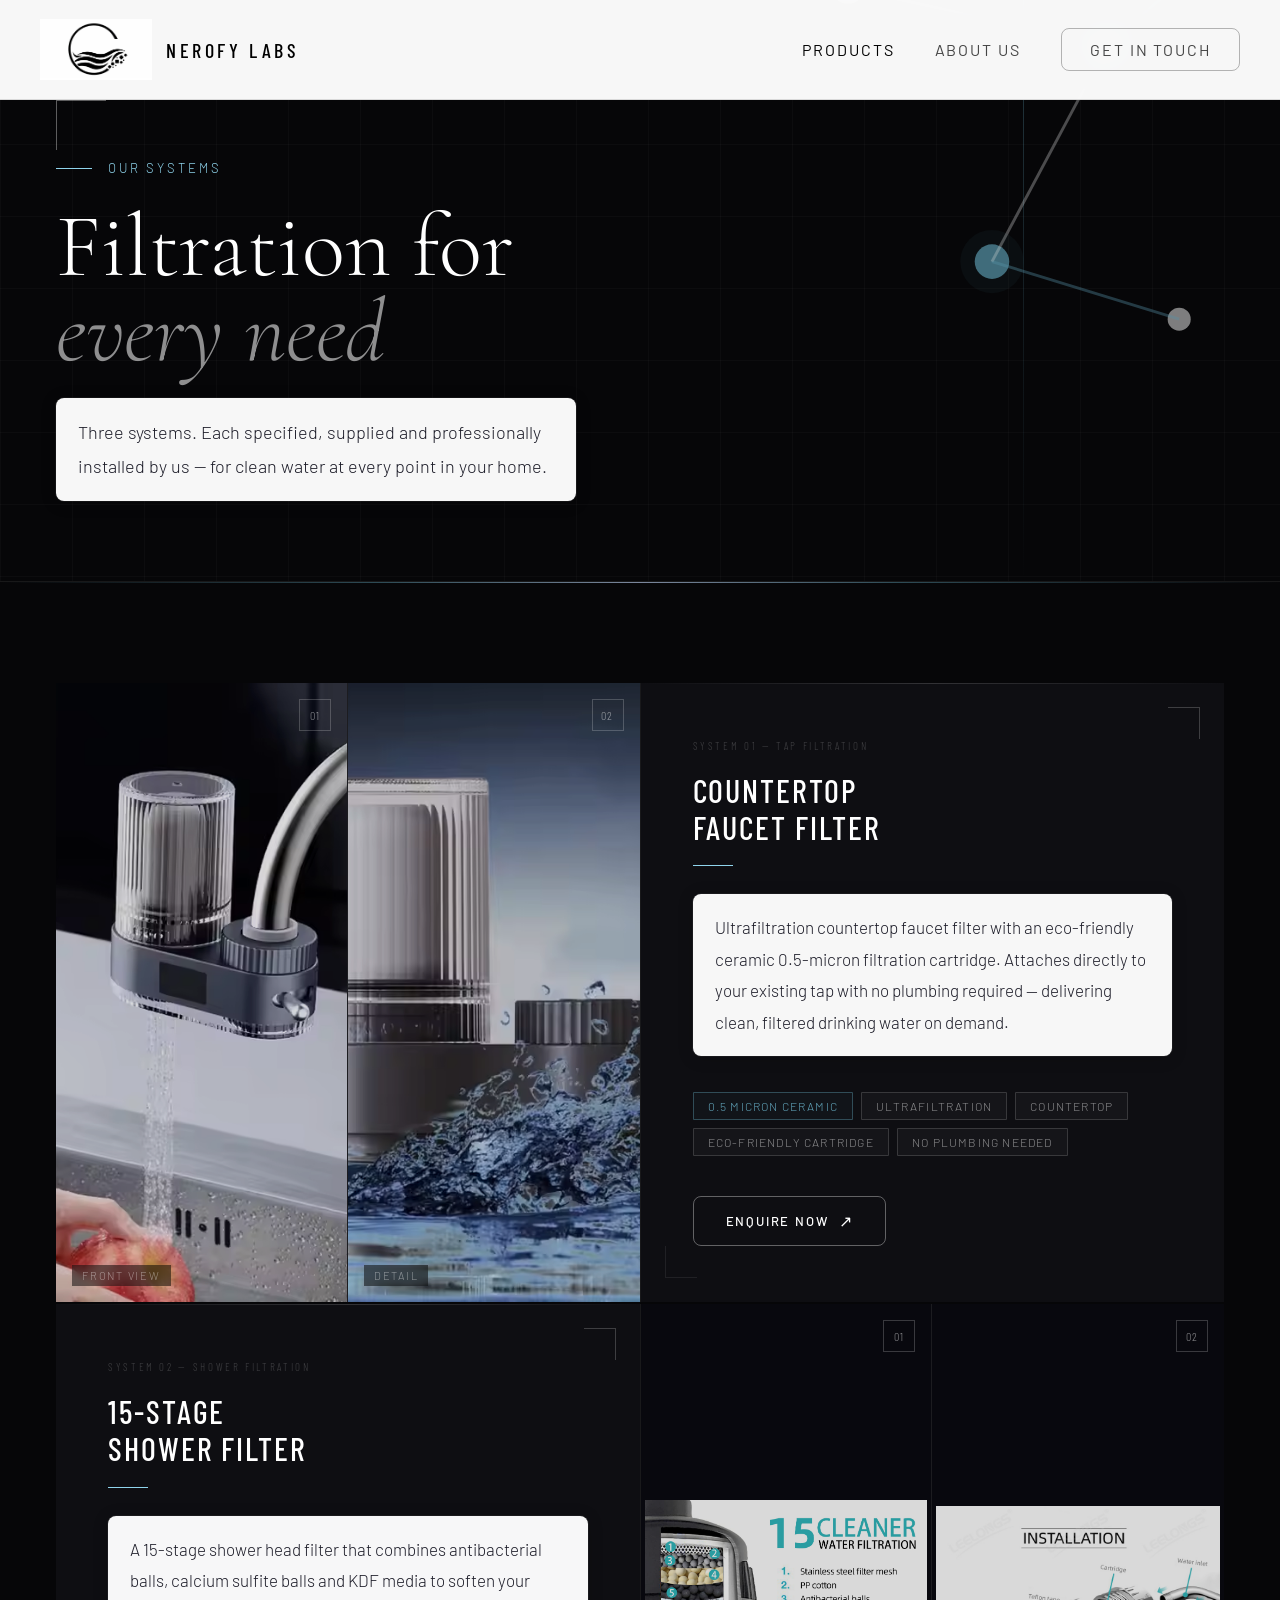
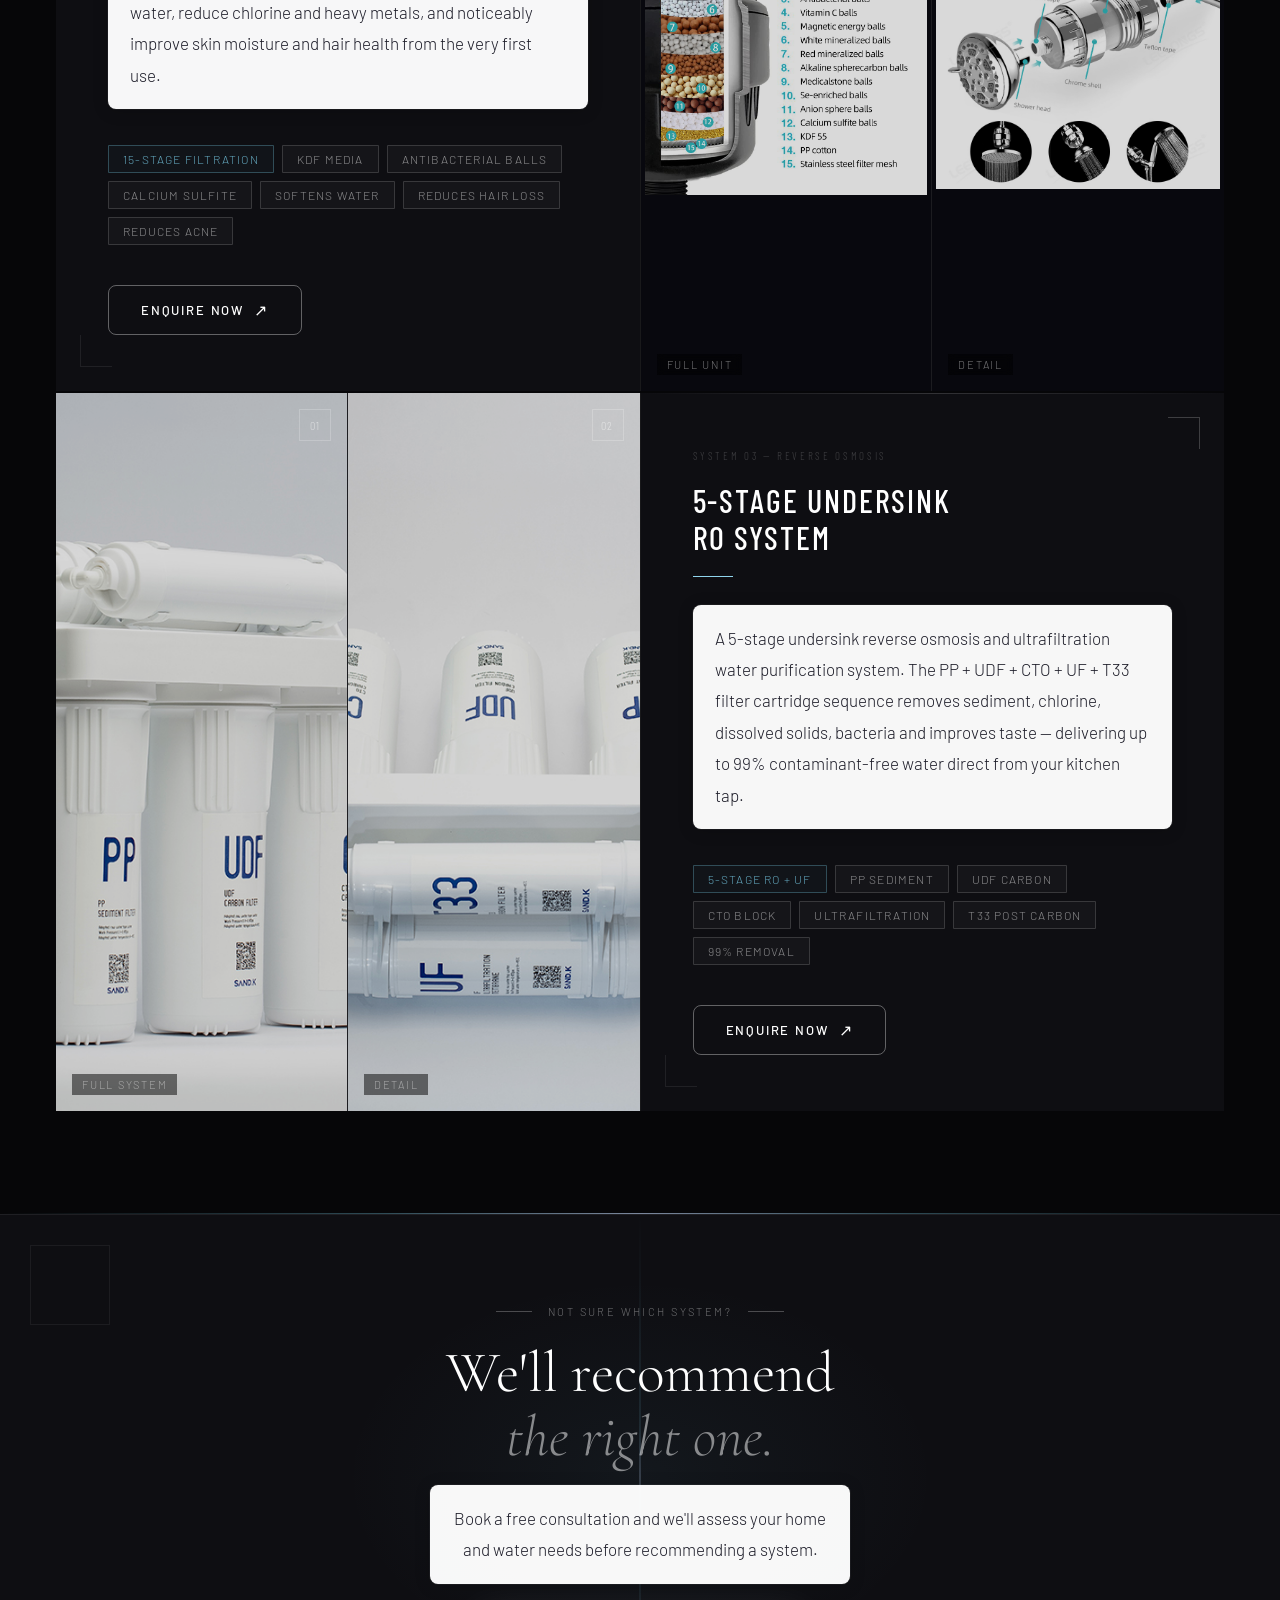
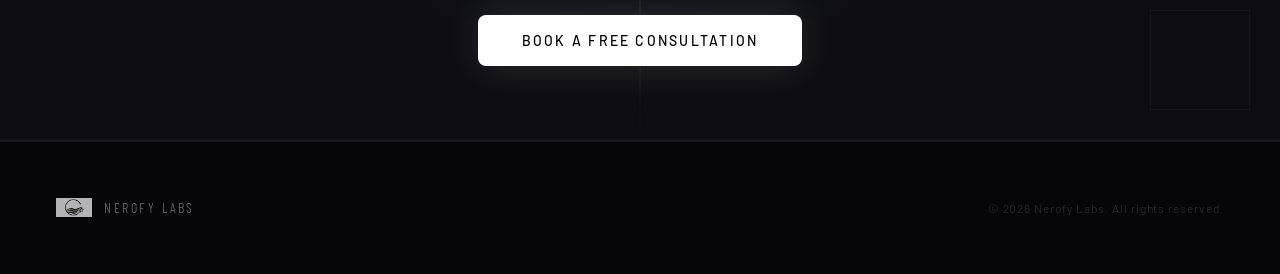
<file: products.html>
<!DOCTYPE html>
<html lang="en">
<head>
<meta charset="UTF-8"/>
<meta name="viewport" content="width=device-width, initial-scale=1.0"/>
<title>Products — Nerofy Labs</title>
<link href="https://fonts.googleapis.com/css2?family=Cormorant+Garamond:wght@300;400;500&family=Barlow:wght@300;400;500;600&family=Barlow+Condensed:wght@300;400;500&display=swap" rel="stylesheet"/>
<style>
*{margin:0;padding:0;box-sizing:border-box;}
:root{
--black:#060608;
--surface:#0e0e12;
--surface2:#13131a;
--border:#252530;
--border2:#30303e;
--accent:#6ab4cc;
--accent2:#3a8fa8;
--accent-bright:#8fd4ec;
}
html{scroll-behavior:smooth;}
body{background:var(--black);color:#fff;font-family:'Barlow',sans-serif;font-weight:300;overflow-x:hidden;font-size:18px;}

/* TEXT PANEL */
.text-panel{
  display:block;
  background:rgba(255,255,255,0.97);
  color:#1c1c28;
  padding:18px 22px;
  border-radius:8px;
  line-height:1.85;
  font-weight:300;
  box-shadow:0 2px 16px rgba(0,0,0,0.18),0 0 0 1px rgba(255,255,255,0.06);
}
.text-panel strong{color:#000;font-weight:500;}

/* NAV */
nav{position:fixed;top:0;left:0;right:0;z-index:100;padding:0 40px;height:100px;display:flex;align-items:center;justify-content:space-between;border-bottom:1px solid rgba(0,0,0,0.12);background:rgba(255,255,255,0.97);backdrop-filter:blur(16px);}
.nav-logo{display:flex;align-items:center;gap:14px;text-decoration:none;}
.nav-logo img{width:112px;height:112px;object-fit:contain;}
.nav-logo-text{font-family:'Barlow Condensed',sans-serif;font-size:20px;font-weight:500;letter-spacing:0.18em;color:#000;text-transform:uppercase;}
.nav-links{display:flex;align-items:center;gap:40px;}
.nav-links a{font-size:16px;font-weight:400;letter-spacing:0.12em;text-transform:uppercase;color:rgba(0,0,0,0.72);text-decoration:none;transition:color 0.3s;}
.nav-links a:hover,.nav-links a.active{color:#000;}
.nav-cta{font-size:15px;font-weight:500;letter-spacing:0.12em;text-transform:uppercase;padding:11px 28px;border:1px solid rgba(0,0,0,0.28);color:#000;text-decoration:none;transition:all 0.3s;border-radius:8px;}
.nav-cta:hover{background:rgba(0,0,0,0.05);border-color:rgba(0,0,0,0.55);}

/* PAGE HEADER */
.page-header{padding:160px 56px 80px;position:relative;overflow:hidden;border-bottom:1px solid rgba(255,255,255,0.07);}
.page-header-grid{position:absolute;inset:0;background-image:linear-gradient(rgba(255,255,255,0.025) 1px,transparent 1px),linear-gradient(90deg,rgba(255,255,255,0.025) 1px,transparent 1px);background-size:72px 72px;}
.page-header-beam{position:absolute;top:0;right:20%;width:1px;height:100%;background:linear-gradient(to bottom,rgba(106,180,204,0.3),rgba(106,180,204,0.1) 60%,transparent);}
.page-header-corner{position:absolute;top:100px;left:56px;width:50px;height:50px;border-top:1px solid rgba(255,255,255,0.35);border-left:1px solid rgba(255,255,255,0.35);}
.page-header-corner-br{position:absolute;bottom:40px;right:56px;width:50px;height:50px;border-bottom:1px solid rgba(255,255,255,0.15);border-right:1px solid rgba(255,255,255,0.15);}
.page-header-content{position:relative;}
.page-header-eyebrow{display:flex;align-items:center;gap:16px;margin-bottom:28px;opacity:0;animation:fadeUp 0.8s 0.1s forwards;}
.page-header-eyebrow-line{width:36px;height:1px;background:var(--accent-bright);}
.page-header-eyebrow span{font-size:13px;letter-spacing:0.22em;text-transform:uppercase;color:var(--accent-bright);}
.page-header-title{font-family:'Cormorant Garamond',serif;font-size:clamp(52px,7vw,90px);font-weight:300;line-height:0.95;color:#fff;margin-bottom:24px;opacity:0;animation:fadeUp 0.8s 0.2s forwards;}
.page-header-title em{font-style:italic;color:rgba(255,255,255,0.55);}
.page-header-sub{font-size:18px;max-width:520px;opacity:0;animation:fadeUp 0.8s 0.3s forwards;}

/* LIGHT DIVIDER */
.light-divider{height:1px;background:linear-gradient(90deg,transparent,rgba(106,180,204,0.4) 30%,rgba(200,220,255,0.6) 50%,rgba(106,180,204,0.4) 70%,transparent);}

/* PRODUCTS */
.products-section{padding:100px 56px;}

.product-block{display:grid;grid-template-columns:1fr 1fr;gap:1px;background:rgba(255,255,255,0.08);margin-bottom:2px;opacity:0;animation:fadeUp 0.8s forwards;}
.product-block:nth-child(1){animation-delay:0.1s;}
.product-block:nth-child(2){animation-delay:0.2s;}
.product-block:nth-child(3){animation-delay:0.3s;}

/* alternate image left/right */
.product-block:nth-child(even) .product-images{order:2;}
.product-block:nth-child(even) .product-info{order:1;}

.product-images{background:var(--surface);position:relative;overflow:hidden;min-height:480px;}
.product-images-inner{display:grid;grid-template-columns:1fr 1fr;height:100%;}
.product-img-wrap{position:relative;overflow:hidden;cursor:pointer;background:var(--surface);}
.product-img-wrap:first-child{border-right:1px solid rgba(255,255,255,0.06);}
.product-img-wrap img{width:100%;height:100%;object-fit:cover;transition:transform 0.6s ease,filter 0.4s ease;filter:brightness(0.85);}
.product-img-wrap:hover img{transform:scale(1.04);filter:brightness(1);}
.img-label{position:absolute;bottom:16px;left:16px;font-size:11px;letter-spacing:0.16em;text-transform:uppercase;color:rgba(255,255,255,0.45);background:rgba(0,0,0,0.5);padding:4px 10px;backdrop-filter:blur(4px);}
.product-img-num{position:absolute;top:16px;right:16px;width:32px;height:32px;border:1px solid rgba(255,255,255,0.2);display:flex;align-items:center;justify-content:center;font-family:'Barlow Condensed',sans-serif;font-size:12px;color:rgba(255,255,255,0.5);letter-spacing:0.1em;}

/* Shower image fix — show full image without cropping */
.shower-img img{
  object-fit:contain;
  object-position:center;
  background-color:#0a0a10;
  padding:4px;
}

.product-info{background:var(--surface);padding:56px 52px;position:relative;overflow:hidden;display:flex;flex-direction:column;justify-content:center;}
.product-info-corner{position:absolute;top:24px;right:24px;width:32px;height:32px;border-top:1px solid rgba(255,255,255,0.2);border-right:1px solid rgba(255,255,255,0.2);}
.product-info-corner-bl{position:absolute;bottom:24px;left:24px;width:32px;height:32px;border-bottom:1px solid rgba(255,255,255,0.08);border-left:1px solid rgba(255,255,255,0.08);}
.product-info::before{content:'';position:absolute;top:0;left:0;right:0;height:1px;background:linear-gradient(90deg,transparent,rgba(255,255,255,0.15),transparent);}

.product-num-label{font-family:'Barlow Condensed',sans-serif;font-size:11px;letter-spacing:0.24em;text-transform:uppercase;color:rgba(255,255,255,0.2);margin-bottom:20px;}
.product-name{font-family:'Barlow Condensed',sans-serif;font-size:clamp(22px,2.5vw,32px);font-weight:500;letter-spacing:0.06em;text-transform:uppercase;color:#fff;margin-bottom:20px;line-height:1.15;}
.product-divider{width:40px;height:1px;background:var(--accent-bright);margin-bottom:28px;}
.product-desc-text{font-size:17px;margin-bottom:36px;}

/* spec pills */
.product-specs{display:flex;flex-wrap:wrap;gap:8px;margin-bottom:40px;}
.spec-pill{font-size:12px;letter-spacing:0.1em;text-transform:uppercase;padding:6px 14px;border:1px solid rgba(255,255,255,0.15);color:rgba(255,255,255,0.5);border-radius:1px;background:rgba(255,255,255,0.03);}
.spec-pill-accent{border-color:rgba(106,180,204,0.35);color:rgba(106,180,204,0.9);background:rgba(106,180,204,0.04);}

.product-cta{display:inline-flex;align-items:center;gap:10px;font-size:13px;font-weight:500;letter-spacing:0.14em;text-transform:uppercase;color:#fff;text-decoration:none;padding:14px 32px;border:1px solid rgba(255,255,255,0.35);transition:all 0.3s;border-radius:8px;width:fit-content;}
.product-cta:hover{background:rgba(255,255,255,0.07);border-color:rgba(255,255,255,0.6);}
.product-cta-arrow{font-size:16px;transition:transform 0.3s;}
.product-cta:hover .product-cta-arrow{transform:translate(3px,-2px);}

/* CTA STRIP */
.cta-strip{background:var(--surface);padding:90px 56px;border-top:1px solid rgba(255,255,255,0.07);border-bottom:1px solid rgba(255,255,255,0.07);text-align:center;position:relative;overflow:hidden;}
.cta-strip-beam{position:absolute;top:0;left:50%;transform:translateX(-50%);width:1px;height:100%;background:linear-gradient(to bottom,transparent,rgba(106,180,204,0.25) 40%,rgba(200,220,255,0.4) 50%,rgba(106,180,204,0.25) 60%,transparent);}
.cta-strip-glow{position:absolute;top:50%;left:50%;transform:translate(-50%,-50%);width:600px;height:400px;background:radial-gradient(ellipse,rgba(106,180,204,0.06) 0%,transparent 70%);}
.cta-strip-box-tl{position:absolute;top:30px;left:30px;width:80px;height:80px;border:1px solid rgba(255,255,255,0.06);}
.cta-strip-box-br{position:absolute;bottom:30px;right:30px;width:100px;height:100px;border:1px solid rgba(255,255,255,0.04);}
.cta-strip-content{position:relative;}
.cta-strip-eyebrow{display:flex;align-items:center;justify-content:center;gap:16px;margin-bottom:24px;}
.cta-strip-eyebrow-line{width:36px;height:1px;background:rgba(255,255,255,0.25);}
.cta-strip-eyebrow span{font-size:11px;letter-spacing:0.22em;text-transform:uppercase;color:rgba(255,255,255,0.4);}
.cta-strip-title{font-family:'Cormorant Garamond',serif;font-size:clamp(32px,4.5vw,58px);font-weight:300;color:#fff;margin-bottom:16px;line-height:1.1;}
.cta-strip-title em{font-style:italic;color:rgba(255,255,255,0.5);}
.cta-strip-sub{font-size:17px;margin-bottom:44px;max-width:420px;margin-left:auto;margin-right:auto;}

.btn-primary{font-size:14px;font-weight:500;letter-spacing:0.16em;text-transform:uppercase;padding:17px 44px;background:#fff;color:#000;text-decoration:none;transition:all 0.3s;border-radius:8px;box-shadow:0 0 40px rgba(255,255,255,0.12);}
.btn-primary:hover{background:rgba(255,255,255,0.9);}

footer{padding:48px 56px;border-top:1px solid rgba(255,255,255,0.07);display:flex;align-items:center;justify-content:space-between;flex-wrap:wrap;gap:20px;}
.footer-logo{display:flex;align-items:center;gap:12px;}
.footer-logo img{width:36px;height:36px;object-fit:contain;opacity:0.7;}
.footer-logo span{font-family:'Barlow Condensed',sans-serif;font-size:14px;letter-spacing:0.18em;text-transform:uppercase;color:rgba(255,255,255,0.45);}
.footer-copy{font-size:12px;color:rgba(255,255,255,0.18);letter-spacing:0.08em;}

@keyframes fadeUp{from{opacity:0;transform:translateY(24px);}to{opacity:1;transform:translateY(0);}}

@media(max-width:960px){
  nav{padding:0 24px;}
  .nav-links{display:none;}
  .page-header{padding:120px 28px 60px;}
  .page-header-corner{left:28px;}
  .products-section{padding:64px 28px;}
  .product-block{grid-template-columns:1fr;}
  .product-block:nth-child(even) .product-images{order:0;}
  .product-block:nth-child(even) .product-info{order:0;}
  .product-images{min-height:320px;}
  .product-info{padding:40px 32px;}
  .cta-strip{padding:70px 28px;}
  footer{padding:40px 28px;}
}
@media(max-width:580px){
  .product-images-inner{grid-template-columns:1fr 1fr;}
  .product-images{min-height:240px;}
}
</style>
</head>
<body>

<nav>
  <a class="nav-logo" href="index.html">
    <img src="logo.png" alt="Nerofy Labs"/>
    <span class="nav-logo-text">Nerofy Labs</span>
  </a>
  <div class="nav-links">
    <a href="products.html" class="active">Products</a>
    <a href="index.html#why">About Us</a>
    <a href="contact.html" class="nav-cta">Get in Touch</a>
  </div>
</nav>

<!-- PAGE HEADER -->
<div class="page-header">
  <div class="page-header-grid"></div>
  <div class="page-header-beam"></div>
  <div class="page-header-corner"></div>
  <svg style="position:absolute;top:0;right:0;width:45%;height:100%;opacity:0.8;pointer-events:none;" viewBox="0 0 400 600" xmlns="http://www.w3.org/2000/svg" preserveAspectRatio="xMaxYMid slice">
    <circle cx="100" cy="90" r="11" fill="rgba(255,255,255,0.75)"/>
    <circle cx="280" cy="130" r="9" fill="rgba(106,180,204,0.8)"/>
    <circle cx="360" cy="60" r="7" fill="rgba(255,255,255,0.65)"/>
    <circle cx="200" cy="280" r="12" fill="rgba(106,180,204,0.72)"/>
    <circle cx="330" cy="320" r="8" fill="rgba(255,255,255,0.6)"/>
    <line x1="100" y1="90" x2="280" y2="130" stroke="rgba(255,255,255,0.42)" stroke-width="2"/>
    <line x1="280" y1="130" x2="360" y2="60" stroke="rgba(106,180,204,0.48)" stroke-width="2"/>
    <line x1="280" y1="130" x2="200" y2="280" stroke="rgba(255,255,255,0.35)" stroke-width="2"/>
    <line x1="200" y1="280" x2="330" y2="320" stroke="rgba(106,180,204,0.38)" stroke-width="2"/>
    <circle cx="280" cy="130" r="24" fill="rgba(255,255,255,0.05)"/>
    <circle cx="200" cy="280" r="22" fill="rgba(106,180,204,0.06)"/>
  </svg>
  <div class="page-header-content">
    <div class="page-header-eyebrow">
      <div class="page-header-eyebrow-line"></div>
      <span>Our Systems</span>
    </div>
    <h1 class="page-header-title">Filtration for<br><em>every need</em></h1>
    <p class="page-header-sub"><span class="text-panel">Three systems. Each specified, supplied and professionally installed by us — for clean water at every point in your home.</span></p>
  </div>
</div>

<div class="light-divider"></div>

<section class="products-section">

  <!-- PRODUCT 1: TAP FILTER -->
  <div class="product-block">
    <div class="product-images">
      <div class="product-images-inner">
        <div class="product-img-wrap">
          <img src="tap1.png" alt="Tap Filter View 1"/>
          <span class="img-label">Front View</span>
          <div class="product-img-num">01</div>
        </div>
        <div class="product-img-wrap">
          <img src="tap2.png" alt="Tap Filter View 2"/>
          <span class="img-label">Detail</span>
          <div class="product-img-num">02</div>
        </div>
      </div>
    </div>
    <div class="product-info">
      <div class="product-info-corner"></div>
      <div class="product-info-corner-bl"></div>
      <p class="product-num-label">System 01 — Tap Filtration</p>
      <h2 class="product-name">Countertop<br>Faucet Filter</h2>
      <div class="product-divider"></div>
      <p class="product-desc-text"><span class="text-panel">Ultrafiltration countertop faucet filter with an eco-friendly ceramic 0.5-micron filtration cartridge. Attaches directly to your existing tap with no plumbing required — delivering clean, filtered drinking water on demand.</span></p>
      <div class="product-specs">
        <span class="spec-pill spec-pill-accent">0.5 Micron Ceramic</span>
        <span class="spec-pill">Ultrafiltration</span>
        <span class="spec-pill">Countertop</span>
        <span class="spec-pill">Eco-Friendly Cartridge</span>
        <span class="spec-pill">No Plumbing Needed</span>
      </div>
      <a href="contact.html" class="product-cta">Enquire Now <span class="product-cta-arrow">↗</span></a>
    </div>
  </div>

  <!-- PRODUCT 2: SHOWER FILTER -->
  <div class="product-block">
    <div class="product-images">
      <div class="product-images-inner">
        <!-- shower-img class forces object-fit:contain so text isn't cropped -->
        <div class="product-img-wrap shower-img">
          <img src="shower.png" alt="Shower Filter — 15 Stage"/>
          <span class="img-label">Full Unit</span>
          <div class="product-img-num">01</div>
        </div>
        <div class="product-img-wrap shower-img">
          <img src="shower2.png" alt="Shower Filter Detail"/>
          <span class="img-label">Detail</span>
          <div class="product-img-num">02</div>
        </div>
      </div>
    </div>
    <div class="product-info">
      <div class="product-info-corner"></div>
      <div class="product-info-corner-bl"></div>
      <p class="product-num-label">System 02 — Shower Filtration</p>
      <h2 class="product-name">15-Stage<br>Shower Filter</h2>
      <div class="product-divider"></div>
      <p class="product-desc-text"><span class="text-panel">A 15-stage shower head filter that combines antibacterial balls, calcium sulfite balls and KDF media to soften your water, reduce chlorine and heavy metals, and noticeably improve skin moisture and hair health from the very first use.</span></p>
      <div class="product-specs">
        <span class="spec-pill spec-pill-accent">15-Stage Filtration</span>
        <span class="spec-pill">KDF Media</span>
        <span class="spec-pill">Antibacterial Balls</span>
        <span class="spec-pill">Calcium Sulfite</span>
        <span class="spec-pill">Softens Water</span>
        <span class="spec-pill">Reduces Hair Loss</span>
        <span class="spec-pill">Reduces Acne</span>
      </div>
      <a href="contact.html" class="product-cta">Enquire Now <span class="product-cta-arrow">↗</span></a>
    </div>
  </div>

  <!-- PRODUCT 3: UNDERSINK RO -->
  <div class="product-block">
    <div class="product-images">
      <div class="product-images-inner">
        <div class="product-img-wrap">
          <img src="ro1.png" alt="Undersink RO View 1"/>
          <span class="img-label">Full System</span>
          <div class="product-img-num">01</div>
        </div>
        <div class="product-img-wrap">
          <img src="ro2.png" alt="Undersink RO View 2"/>
          <span class="img-label">Detail</span>
          <div class="product-img-num">02</div>
        </div>
      </div>
    </div>
    <div class="product-info">
      <div class="product-info-corner"></div>
      <div class="product-info-corner-bl"></div>
      <p class="product-num-label">System 03 — Reverse Osmosis</p>
      <h2 class="product-name">5-Stage Undersink<br>RO System</h2>
      <div class="product-divider"></div>
      <p class="product-desc-text"><span class="text-panel">A 5-stage undersink reverse osmosis and ultrafiltration water purification system. The PP + UDF + CTO + UF + T33 filter cartridge sequence removes sediment, chlorine, dissolved solids, bacteria and improves taste — delivering up to 99% contaminant-free water direct from your kitchen tap.</span></p>
      <div class="product-specs">
        <span class="spec-pill spec-pill-accent">5-Stage RO + UF</span>
        <span class="spec-pill">PP Sediment</span>
        <span class="spec-pill">UDF Carbon</span>
        <span class="spec-pill">CTO Block</span>
        <span class="spec-pill">Ultrafiltration</span>
        <span class="spec-pill">T33 Post Carbon</span>
        <span class="spec-pill">99% Removal</span>
      </div>
      <a href="contact.html" class="product-cta">Enquire Now <span class="product-cta-arrow">↗</span></a>
    </div>
  </div>

</section>

<div class="light-divider"></div>

<!-- CTA STRIP -->
<div class="cta-strip">
  <div class="cta-strip-beam"></div>
  <div class="cta-strip-glow"></div>
  <div class="cta-strip-box-tl"></div>
  <div class="cta-strip-box-br"></div>
  <div class="cta-strip-content">
    <div class="cta-strip-eyebrow">
      <div class="cta-strip-eyebrow-line"></div>
      <span>Not Sure Which System?</span>
      <div class="cta-strip-eyebrow-line"></div>
    </div>
    <h2 class="cta-strip-title">We'll recommend<br><em>the right one.</em></h2>
    <p class="cta-strip-sub"><span class="text-panel">Book a free consultation and we'll assess your home and water needs before recommending a system.</span></p>
    <a href="contact.html" class="btn-primary">Book a Free Consultation</a>
  </div>
</div>

<footer>
  <div class="footer-logo">
    <img src="logo.png" alt="Nerofy Labs"/>
    <span>Nerofy Labs</span>
  </div>
  <span class="footer-copy">© 2026 Nerofy Labs. All rights reserved.</span>
</footer>

</body>
</html>
</file>
